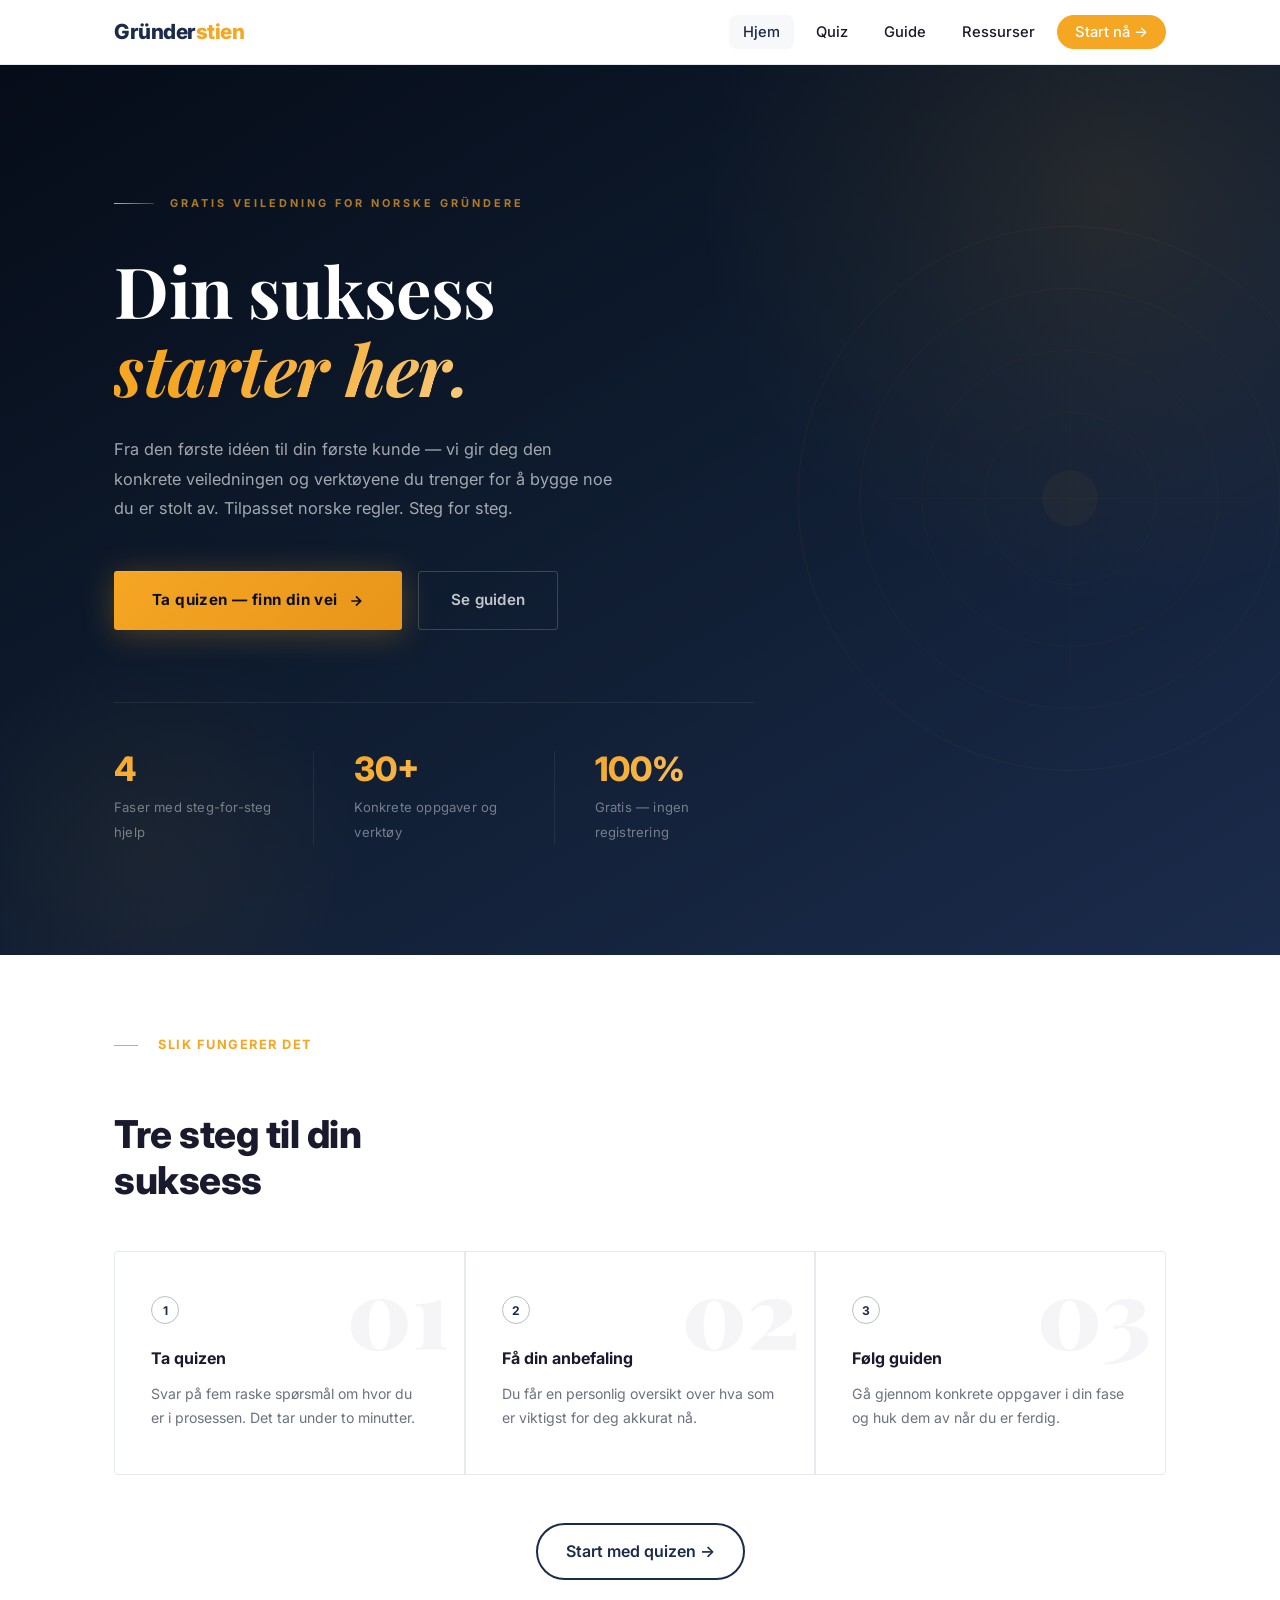
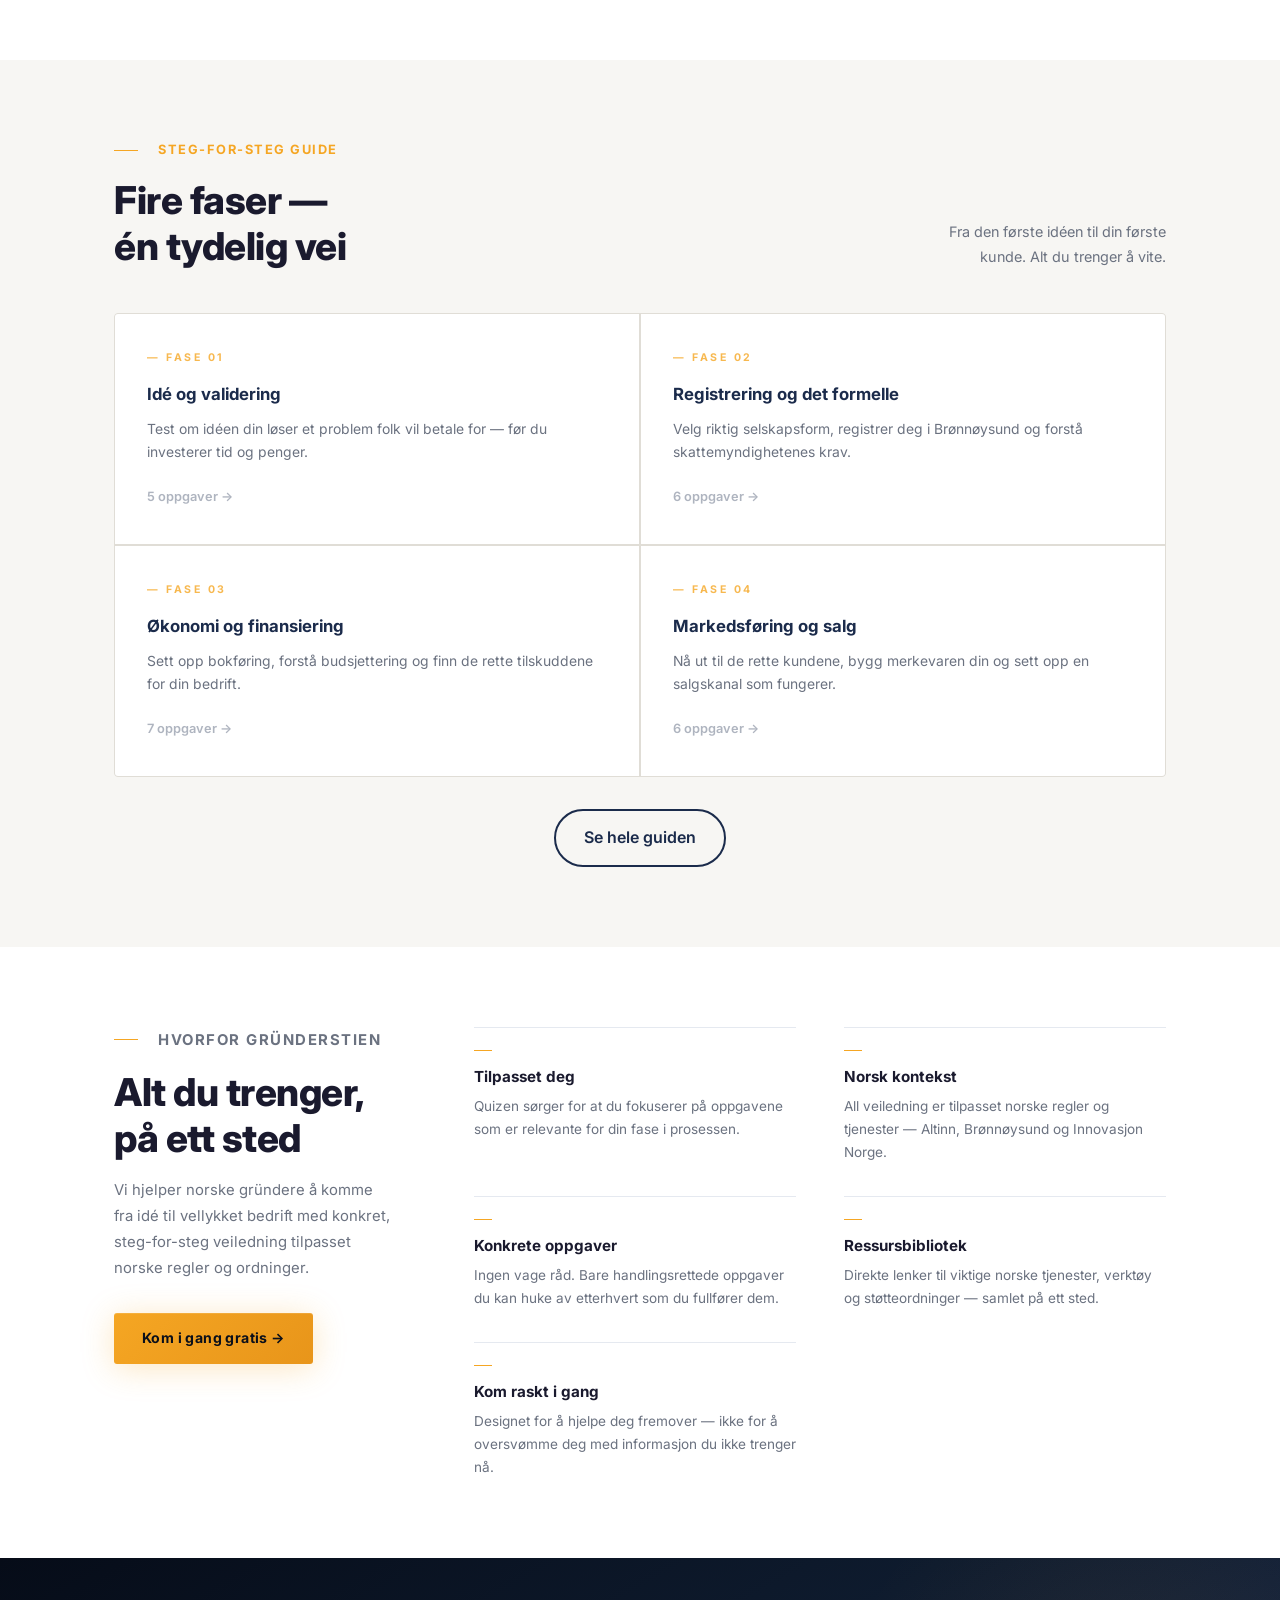
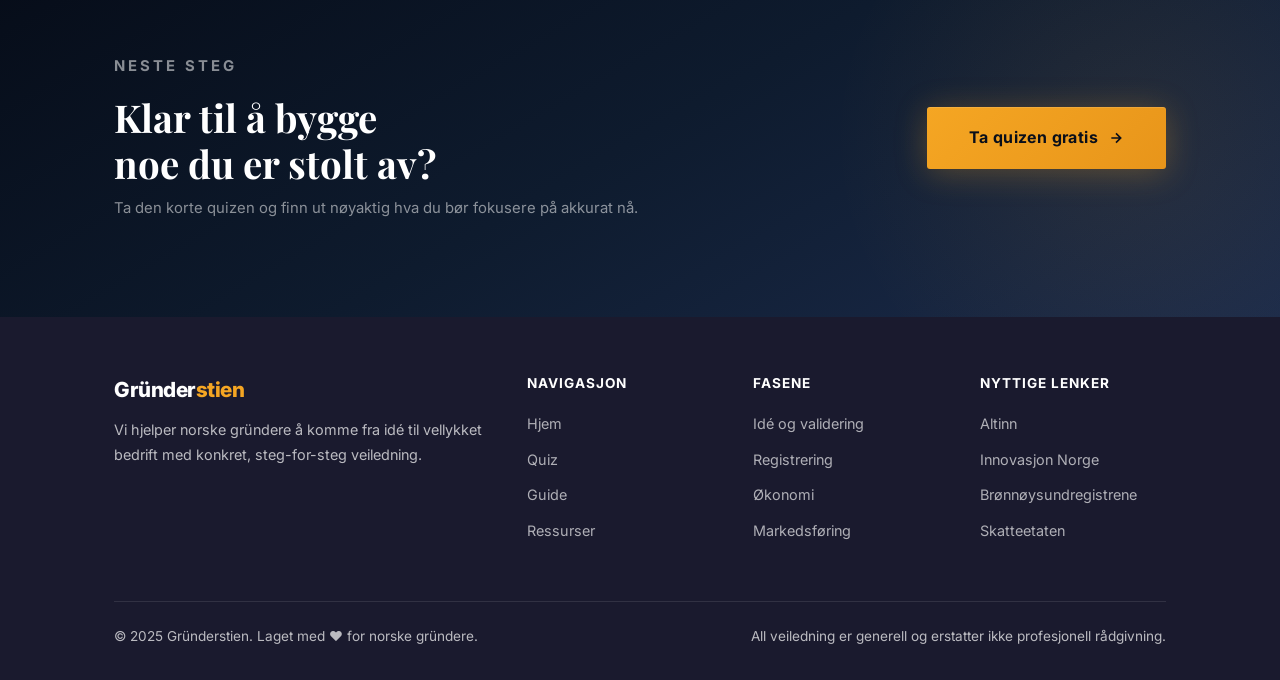
<file: index.html>
<!DOCTYPE html> 
<html lang="no">
<head>
  <meta charset="UTF-8" />
  <meta name="viewport" content="width=device-width, initial-scale=1.0" />
  <title>Gründerstien – Fra idé til vellykket bedrift</title>
  <meta name="description" content="Norges enkleste veiledning for nye gründere. Finn ut hvor du er i prosessen og få konkret hjelp til neste steg." />
  <link rel="stylesheet" href="style.css" />
  <link rel="preconnect" href="https://fonts.googleapis.com" />
  <link rel="preconnect" href="https://fonts.gstatic.com" crossorigin />
  <link href="https://fonts.googleapis.com/css2?family=Playfair+Display:ital,wght@0,700;1,400;1,700&display=swap" rel="stylesheet" />
  <style>

    /* ── HERO ──────────────────────────────────────── */
    .hero {
      background: linear-gradient(150deg, #060C18 0%, #0E1B2E 45%, #1B2B4B 100%);
      color: #fff;
      padding: 130px 0 110px;
      position: relative;
      overflow: hidden;
    }

    /* Ambient gold glow — upper right */
    .hero::before {
      content: '';
      position: absolute;
      width: 900px;
      height: 900px;
      background: radial-gradient(ellipse at center,
        rgba(245,166,35,.10) 0%,
        rgba(245,166,35,.04) 35%,
        transparent 65%);
      top: -320px;
      right: -280px;
      pointer-events: none;
    }

    /* Subtle warm glow — lower left */
    .hero::after {
      content: '';
      position: absolute;
      width: 500px;
      height: 500px;
      background: radial-gradient(ellipse at center,
        rgba(245,166,35,.05) 0%,
        transparent 60%);
      bottom: -150px;
      left: -100px;
      pointer-events: none;
    }

    /* Decorative concentric rings */
    .hero-rings {
      position: absolute;
      right: -80px;
      top: 50%;
      transform: translateY(-52%);
      width: 580px;
      height: 580px;
      pointer-events: none;
      opacity: .6;
    }
    .hero-rings svg { width: 100%; height: 100%; }

    /* Thin horizontal gold rule */
    .hero-rule {
      display: flex;
      align-items: center;
      gap: 16px;
      margin-bottom: 40px;
    }
    .hero-rule-line {
      width: 40px;
      height: 1px;
      background: linear-gradient(90deg, var(--accent), rgba(245,166,35,.3));
    }
    .hero-rule-text {
      font-size: .68rem;
      font-weight: 700;
      letter-spacing: 3px;
      text-transform: uppercase;
      color: rgba(245,166,35,.7);
    }

    .hero-inner {
      position: relative;
      z-index: 1;
      max-width: 640px;
    }

    .hero h1 {
      font-family: 'Playfair Display', Georgia, serif;
      font-size: clamp(2.6rem, 5.5vw, 4.4rem);
      font-weight: 700;
      line-height: 1.1;
      letter-spacing: -.5px;
      color: #fff;
      margin-bottom: 28px;
    }
    .hero h1 em {
      font-style: italic;
      background: linear-gradient(135deg, #F5A623 30%, #f7cc80 100%);
      -webkit-background-clip: text;
      -webkit-text-fill-color: transparent;
      background-clip: text;
    }

    .hero-desc {
      font-size: 1.02rem;
      color: rgba(255,255,255,.62);
      line-height: 1.8;
      margin-bottom: 48px;
      max-width: 500px;
      font-weight: 400;
    }

    .hero-actions { display: flex; gap: 16px; align-items: center; flex-wrap: wrap; }

    /* Premium CTA button */
    .btn-gold {
      display: inline-flex;
      align-items: center;
      gap: 10px;
      padding: 17px 38px;
      background: linear-gradient(135deg, #F5A623 0%, #e8951a 100%);
      color: #0A0F1A;
      font-size: .95rem;
      font-weight: 700;
      letter-spacing: .4px;
      border-radius: 3px;
      border: none;
      cursor: pointer;
      text-decoration: none;
      transition: all .25s cubic-bezier(.4,0,.2,1);
      box-shadow: 0 4px 32px rgba(245,166,35,.28), 0 1px 0 rgba(255,255,255,.12) inset;
    }
    .btn-gold:hover {
      transform: translateY(-2px);
      box-shadow: 0 8px 40px rgba(245,166,35,.4), 0 1px 0 rgba(255,255,255,.12) inset;
      color: #0A0F1A;
      background: linear-gradient(135deg, #f7b43a 0%, #F5A623 100%);
    }
    .btn-ghost-white {
      display: inline-flex;
      align-items: center;
      gap: 10px;
      padding: 16px 32px;
      background: transparent;
      color: rgba(255,255,255,.75);
      font-size: .95rem;
      font-weight: 600;
      letter-spacing: .3px;
      border-radius: 3px;
      border: 1px solid rgba(255,255,255,.18);
      cursor: pointer;
      text-decoration: none;
      transition: all .25s cubic-bezier(.4,0,.2,1);
    }
    .btn-ghost-white:hover {
      border-color: rgba(245,166,35,.5);
      color: var(--accent);
      background: rgba(245,166,35,.05);
    }

    /* Stats row */
    .hero-stats {
      display: flex;
      gap: 0;
      margin-top: 72px;
      padding-top: 48px;
      border-top: 1px solid rgba(255,255,255,.07);
    }
    .hero-stat {
      flex: 1;
      padding-right: 40px;
      border-right: 1px solid rgba(255,255,255,.07);
    }
    .hero-stat:last-child { border-right: none; padding-right: 0; padding-left: 40px; }
    .hero-stat:not(:first-child):not(:last-child) { padding-left: 40px; }
    .hero-stat strong {
      display: block;
      font-size: 2.1rem;
      font-weight: 800;
      background: linear-gradient(135deg, #F5A623, #f7cc80);
      -webkit-background-clip: text;
      -webkit-text-fill-color: transparent;
      background-clip: text;
      line-height: 1.1;
      margin-bottom: 6px;
    }
    .hero-stat span { font-size: .82rem; color: rgba(255,255,255,.42); letter-spacing: .2px; }

    /* ── DIVIDER SECTION INTRO ─────────────────────── */
    .section-intro {
      display: flex;
      align-items: center;
      gap: 20px;
      margin-bottom: 56px;
    }
    .section-intro-line {
      width: 24px;
      height: 1px;
      background: var(--accent);
      flex-shrink: 0;
    }

    /* ── HOW IT WORKS ──────────────────────────────── */
    .steps-row {
      display: grid;
      grid-template-columns: repeat(3, 1fr);
      gap: 2px;
      background: var(--border);
      border: 1px solid var(--border);
      border-radius: 4px;
      overflow: hidden;
    }
    .step-cell {
      background: #fff;
      padding: 44px 36px;
      position: relative;
      overflow: hidden;
    }
    .step-bg-num {
      position: absolute;
      right: 14px;
      top: 10px;
      font-size: 6rem;
      font-weight: 900;
      line-height: 1;
      color: var(--primary);
      opacity: .04;
      user-select: none;
      pointer-events: none;
      font-family: 'Playfair Display', Georgia, serif;
    }
    .step-index {
      width: 28px;
      height: 28px;
      border: 1px solid rgba(27,43,75,.3);
      border-radius: 50%;
      display: flex;
      align-items: center;
      justify-content: center;
      font-size: .75rem;
      font-weight: 700;
      color: var(--primary);
      margin-bottom: 22px;
    }
    .step-cell h3 { font-size: 1rem; font-weight: 700; margin-bottom: 10px; color: var(--text); }
    .step-cell p { font-size: .88rem; color: var(--text-muted); line-height: 1.7; }

    /* ── PHASES PREVIEW ────────────────────────────── */
    .phases-preview { background: #F7F6F3; }
    .phases-header {
      display: grid;
      grid-template-columns: 1fr 1fr;
      gap: 48px;
      align-items: end;
      margin-bottom: 44px;
    }
    .phases-header-right {
      text-align: right;
      font-size: .9rem;
      color: var(--text-muted);
      line-height: 1.7;
    }
    .phase-cards {
      display: grid;
      grid-template-columns: repeat(2, 1fr);
      gap: 2px;
      background: #e0ddd6;
      border: 1px solid #e0ddd6;
      border-radius: 4px;
      overflow: hidden;
    }
    .phase-card {
      background: #fff;
      padding: 36px 32px;
      transition: all var(--transition);
      text-decoration: none;
      color: inherit;
      display: block;
      position: relative;
      overflow: hidden;
    }
    .phase-card::before {
      content: '';
      position: absolute;
      left: 0; top: 0; bottom: 0;
      width: 2px;
      background: var(--accent);
      transform: scaleY(0);
      transform-origin: bottom;
      transition: transform .3s cubic-bezier(.4,0,.2,1);
    }
    .phase-card:hover { background: #FAFAF8; color: inherit; }
    .phase-card:hover::before { transform: scaleY(1); }
    .phase-num-label {
      font-size: .66rem;
      font-weight: 700;
      letter-spacing: 2.5px;
      text-transform: uppercase;
      color: rgba(245,166,35,.8);
      margin-bottom: 14px;
    }
    .phase-card h3 { font-size: 1.05rem; font-weight: 700; margin-bottom: 10px; color: var(--primary); }
    .phase-card p { font-size: .87rem; color: var(--text-muted); line-height: 1.68; margin-bottom: 18px; }
    .phase-arrow {
      font-size: .8rem;
      font-weight: 600;
      color: var(--primary);
      opacity: .35;
      transition: opacity var(--transition);
    }
    .phase-card:hover .phase-arrow { opacity: .85; }

    /* ── FEATURES ──────────────────────────────────── */
    .features-wrap {
      display: grid;
      grid-template-columns: 280px 1fr;
      gap: 80px;
      align-items: start;
    }
    .features-intro .section-title { margin-bottom: 16px; }
    .features-intro p { font-size: .93rem; color: var(--text-muted); line-height: 1.75; margin-bottom: 32px; }
    .features-grid {
      display: grid;
      grid-template-columns: repeat(2, 1fr);
      gap: 32px 48px;
    }
    .feature-item { border-top: 1px solid var(--border); padding-top: 22px; }
    .feature-accent-line {
      width: 18px;
      height: 1px;
      background: var(--accent);
      margin-bottom: 14px;
    }
    .feature-item h3 { font-size: .95rem; font-weight: 700; margin-bottom: 6px; color: var(--text); }
    .feature-item p { font-size: .85rem; color: var(--text-muted); line-height: 1.68; }

    /* ── CTA STRIP ─────────────────────────────────── */
    .cta-strip {
      background: linear-gradient(150deg, #060C18 0%, #0E1B2E 50%, #1B2B4B 100%);
      color: #fff;
      padding: 96px 0;
      position: relative;
      overflow: hidden;
    }
    .cta-strip::before {
      content: '';
      position: absolute;
      width: 700px;
      height: 700px;
      background: radial-gradient(ellipse at center,
        rgba(245,166,35,.08) 0%,
        transparent 60%);
      top: 50%;
      right: -200px;
      transform: translateY(-50%);
      pointer-events: none;
    }
    .cta-strip-inner {
      position: relative;
      z-index: 1;
      display: grid;
      grid-template-columns: 1fr auto;
      align-items: center;
      gap: 56px;
    }
    .cta-label {
      font-size: .66rem;
      font-weight: 700;
      letter-spacing: 3px;
      text-transform: uppercase;
      color: rgba(245,166,35,.6);
      margin-bottom: 14px;
    }
    .cta-strip h2 {
      font-family: 'Playfair Display', Georgia, serif;
      font-size: clamp(1.6rem, 3.5vw, 2.4rem);
      font-weight: 700;
      margin-bottom: 10px;
      line-height: 1.2;
    }
    .cta-strip p { font-size: .93rem; color: rgba(255,255,255,.52); line-height: 1.7; }

    /* ── RESPONSIVE ────────────────────────────────── */
    @media (max-width: 900px) {
      .hero-rings { display: none; }
      .steps-row { grid-template-columns: 1fr; gap: 1px; }
      .phases-header { grid-template-columns: 1fr; }
      .phases-header-right { text-align: left; }
      .features-wrap { grid-template-columns: 1fr; gap: 40px; }
      .cta-strip-inner { grid-template-columns: 1fr; gap: 32px; }
    }
    @media (max-width: 700px) {
      .hero { padding: 90px 0 72px; }
      .hero-stat { padding: 0 20px; }
      .hero-stat:first-child { padding-left: 0; }
      .hero-stats { gap: 0; margin-top: 48px; padding-top: 36px; }
      .phase-cards { grid-template-columns: 1fr; }
      .features-grid { grid-template-columns: 1fr; }
    }
  </style>
</head>
<body>

<!-- NAV -->
<nav>
  <div class="container nav-inner">
    <a href="index.html" class="nav-logo">Gründer<span>stien</span></a>
    <ul class="nav-links" id="navLinks">
      <li><a href="index.html" class="active">Hjem</a></li>
      <li><a href="quiz.html">Quiz</a></li>
      <li><a href="guide.html">Guide</a></li>
      <li><a href="ressurser.html">Ressurser</a></li>
      <li><a href="quiz.html" class="nav-cta">Start nå →</a></li>
    </ul>
    <button class="hamburger" onclick="document.getElementById('navLinks').classList.toggle('open')" aria-label="Meny">
      <span></span><span></span><span></span>
    </button>
  </div>
</nav>

<!-- HERO -->
<section class="hero">

  <!-- Decorative rings -->
  <div class="hero-rings" aria-hidden="true">
    <svg viewBox="0 0 580 580" fill="none" xmlns="http://www.w3.org/2000/svg">
      <circle cx="290" cy="290" r="272" stroke="rgba(245,166,35,0.09)" stroke-width="1"/>
      <circle cx="290" cy="290" r="210" stroke="rgba(245,166,35,0.07)" stroke-width="1"/>
      <circle cx="290" cy="290" r="148" stroke="rgba(245,166,35,0.06)" stroke-width="1"/>
      <circle cx="290" cy="290" r="86" stroke="rgba(245,166,35,0.06)" stroke-width="1"/>
      <circle cx="290" cy="290" r="28" fill="rgba(245,166,35,0.07)"/>
      <!-- Subtle diagonal cross-lines through center -->
      <line x1="110" y1="290" x2="470" y2="290" stroke="rgba(245,166,35,0.04)" stroke-width="1"/>
      <line x1="290" y1="110" x2="290" y2="470" stroke="rgba(245,166,35,0.04)" stroke-width="1"/>
    </svg>
  </div>

  <div class="container">
    <div class="hero-inner">

      <div class="hero-rule">
        <div class="hero-rule-line"></div>
        <span class="hero-rule-text">Gratis veiledning for norske gründere</span>
      </div>

      <h1>
        Din suksess<br>
        <em>starter her.</em>
      </h1>

      <p class="hero-desc">
        Fra den første idéen til din første kunde — vi gir deg den konkrete
        veiledningen og verktøyene du trenger for å bygge noe du er stolt av.
        Tilpasset norske regler. Steg for steg.
      </p>

      <div class="hero-actions">
        <a href="quiz.html" class="btn-gold">
          Ta quizen — finn din vei
          <svg width="16" height="16" fill="none" stroke="currentColor" stroke-width="2.5" viewBox="0 0 24 24"><path d="M5 12h14M12 5l7 7-7 7"/></svg>
        </a>
        <a href="guide.html" class="btn-ghost-white">Se guiden</a>
      </div>

      <div class="hero-stats">
        <div class="hero-stat">
          <strong>4</strong>
          <span>Faser med steg-for-steg hjelp</span>
        </div>
        <div class="hero-stat">
          <strong>30+</strong>
          <span>Konkrete oppgaver og verktøy</span>
        </div>
        <div class="hero-stat">
          <strong>100%</strong>
          <span>Gratis — ingen registrering</span>
        </div>
      </div>

    </div>
  </div>
</section>

<!-- HOW IT WORKS -->
<section>
  <div class="container">
    <div class="section-intro">
      <div class="section-intro-line"></div>
      <p class="section-label" style="margin:0">Slik fungerer det</p>
    </div>
    <h2 class="section-title" style="margin-bottom:48px;max-width:400px">Tre steg til din suksess</h2>
    <div class="steps-row">
      <div class="step-cell">
        <div class="step-bg-num">01</div>
        <div class="step-index">1</div>
        <h3>Ta quizen</h3>
        <p>Svar på fem raske spørsmål om hvor du er i prosessen. Det tar under to minutter.</p>
      </div>
      <div class="step-cell">
        <div class="step-bg-num">02</div>
        <div class="step-index">2</div>
        <h3>Få din anbefaling</h3>
        <p>Du får en personlig oversikt over hva som er viktigst for deg akkurat nå.</p>
      </div>
      <div class="step-cell">
        <div class="step-bg-num">03</div>
        <div class="step-index">3</div>
        <h3>Følg guiden</h3>
        <p>Gå gjennom konkrete oppgaver i din fase og huk dem av når du er ferdig.</p>
      </div>
    </div>
    <div class="text-center mt-48">
      <a href="quiz.html" class="btn btn-secondary">Start med quizen →</a>
    </div>
  </div>
</section>

<!-- PHASES PREVIEW -->
<section class="phases-preview">
  <div class="container">
    <div class="phases-header">
      <div>
        <div class="section-intro" style="margin-bottom:16px">
          <div class="section-intro-line"></div>
          <p class="section-label" style="margin:0">Steg-for-steg guide</p>
        </div>
        <h2 class="section-title" style="margin-bottom:0">Fire faser —<br>én tydelig vei</h2>
      </div>
      <div class="phases-header-right">
        Fra den første idéen til din første<br>
        kunde. Alt du trenger å vite.
      </div>
    </div>
    <div class="phase-cards">

      <a href="guide.html#fase-1" class="phase-card">
        <div class="phase-num-label">— Fase 01</div>
        <h3>Idé og validering</h3>
        <p>Test om idéen din løser et problem folk vil betale for — før du investerer tid og penger.</p>
        <span class="phase-arrow">5 oppgaver →</span>
      </a>

      <a href="guide.html#fase-2" class="phase-card">
        <div class="phase-num-label">— Fase 02</div>
        <h3>Registrering og det formelle</h3>
        <p>Velg riktig selskapsform, registrer deg i Brønnøysund og forstå skattemyndighetenes krav.</p>
        <span class="phase-arrow">6 oppgaver →</span>
      </a>

      <a href="guide.html#fase-3" class="phase-card">
        <div class="phase-num-label">— Fase 03</div>
        <h3>Økonomi og finansiering</h3>
        <p>Sett opp bokføring, forstå budsjettering og finn de rette tilskuddene for din bedrift.</p>
        <span class="phase-arrow">7 oppgaver →</span>
      </a>

      <a href="guide.html#fase-4" class="phase-card">
        <div class="phase-num-label">— Fase 04</div>
        <h3>Markedsføring og salg</h3>
        <p>Nå ut til de rette kundene, bygg merkevaren din og sett opp en salgskanal som fungerer.</p>
        <span class="phase-arrow">6 oppgaver →</span>
      </a>

    </div>
    <div class="text-center mt-32">
      <a href="guide.html" class="btn btn-secondary">Se hele guiden</a>
    </div>
  </div>
</section>

<!-- FEATURE HIGHLIGHTS -->
<section>
  <div class="container">
    <div class="features-wrap">
      <div class="features-intro">
        <div class="section-intro" style="margin-bottom:16px">
          <div class="section-intro-line"></div>
          <p class="section-label" style="margin:0">Hvorfor Gründerstien</p>
        </div>
        <h2 class="section-title">Alt du trenger, på ett sted</h2>
        <p>Vi hjelper norske gründere å komme fra idé til vellykket bedrift med konkret, steg-for-steg veiledning tilpasset norske regler og ordninger.</p>
        <a href="quiz.html" class="btn-gold" style="font-size:.88rem;padding:14px 28px">Kom i gang gratis →</a>
      </div>
      <div class="features-grid">
        <div class="feature-item">
          <div class="feature-accent-line"></div>
          <h3>Tilpasset deg</h3>
          <p>Quizen sørger for at du fokuserer på oppgavene som er relevante for din fase i prosessen.</p>
        </div>
        <div class="feature-item">
          <div class="feature-accent-line"></div>
          <h3>Norsk kontekst</h3>
          <p>All veiledning er tilpasset norske regler og tjenester — Altinn, Brønnøysund og Innovasjon Norge.</p>
        </div>
        <div class="feature-item">
          <div class="feature-accent-line"></div>
          <h3>Konkrete oppgaver</h3>
          <p>Ingen vage råd. Bare handlingsrettede oppgaver du kan huke av etterhvert som du fullfører dem.</p>
        </div>
        <div class="feature-item">
          <div class="feature-accent-line"></div>
          <h3>Ressursbibliotek</h3>
          <p>Direkte lenker til viktige norske tjenester, verktøy og støtteordninger — samlet på ett sted.</p>
        </div>
<div class="feature-item">
          <div class="feature-accent-line"></div>
          <h3>Kom raskt i gang</h3>
          <p>Designet for å hjelpe deg fremover — ikke for å oversvømme deg med informasjon du ikke trenger nå.</p>
        </div>
      </div>
    </div>
  </div>
</section>

<!-- CTA STRIP -->
<section class="cta-strip">
  <div class="container">
    <div class="cta-strip-inner">
      <div>
        <p class="cta-label">Neste steg</p>
        <h2>Klar til å bygge<br>noe du er stolt av?</h2>
        <p>Ta den korte quizen og finn ut nøyaktig hva du bør fokusere på akkurat nå.</p>
      </div>
      <a href="quiz.html" class="btn-gold" style="padding:18px 42px;font-size:1rem;">
        Ta quizen gratis
        <svg width="16" height="16" fill="none" stroke="currentColor" stroke-width="2.5" viewBox="0 0 24 24"><path d="M5 12h14M12 5l7 7-7 7"/></svg>
      </a>
    </div>
  </div>
</section>

<!-- FOOTER -->
<footer>
  <div class="container">
    <div class="footer-grid">
      <div class="footer-brand">
        <div class="nav-logo">Gründer<span style="color:var(--accent)">stien</span></div>
        <p>Vi hjelper norske gründere å komme fra idé til vellykket bedrift med konkret, steg-for-steg veiledning.</p>
      </div>
      <div class="footer-col">
        <h4>Navigasjon</h4>
        <ul>
          <li><a href="index.html">Hjem</a></li>
          <li><a href="quiz.html">Quiz</a></li>
          <li><a href="guide.html">Guide</a></li>
          <li><a href="ressurser.html">Ressurser</a></li>
        </ul>
      </div>
      <div class="footer-col">
        <h4>Fasene</h4>
        <ul>
          <li><a href="guide.html#fase-1">Idé og validering</a></li>
          <li><a href="guide.html#fase-2">Registrering</a></li>
          <li><a href="guide.html#fase-3">Økonomi</a></li>
          <li><a href="guide.html#fase-4">Markedsføring</a></li>
        </ul>
      </div>
      <div class="footer-col">
        <h4>Nyttige lenker</h4>
        <ul>
          <li><a href="https://www.altinn.no" target="_blank" rel="noopener">Altinn</a></li>
          <li><a href="https://www.innovasjonnorge.no" target="_blank" rel="noopener">Innovasjon Norge</a></li>
          <li><a href="https://www.brreg.no" target="_blank" rel="noopener">Brønnøysundregistrene</a></li>
          <li><a href="https://www.skatteetaten.no" target="_blank" rel="noopener">Skatteetaten</a></li>
        </ul>
      </div>
    </div>
    <div class="footer-bottom">
      <span>© 2025 Gründerstien. Laget med ❤️ for norske gründere.</span>
      <span>All veiledning er generell og erstatter ikke profesjonell rådgivning.</span>
    </div>
  </div>
</footer>

</body>
</html>
</file>
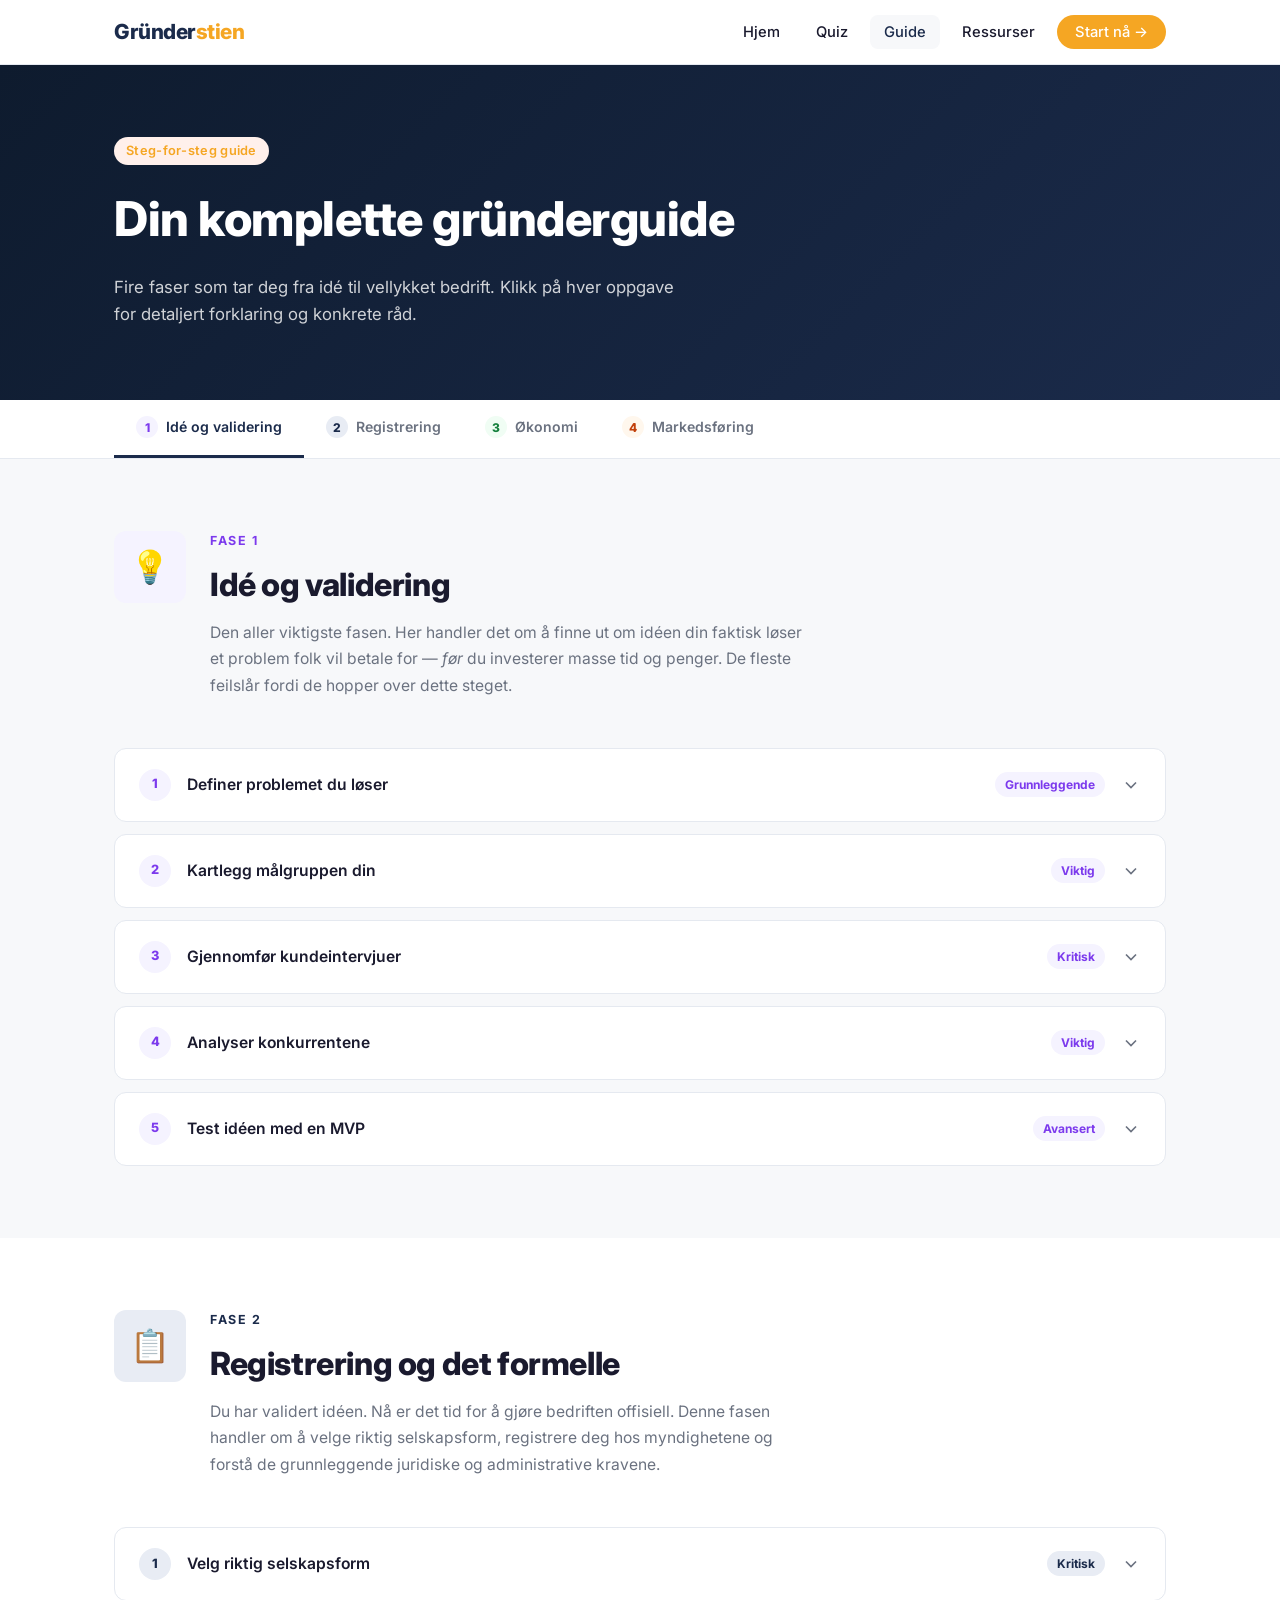
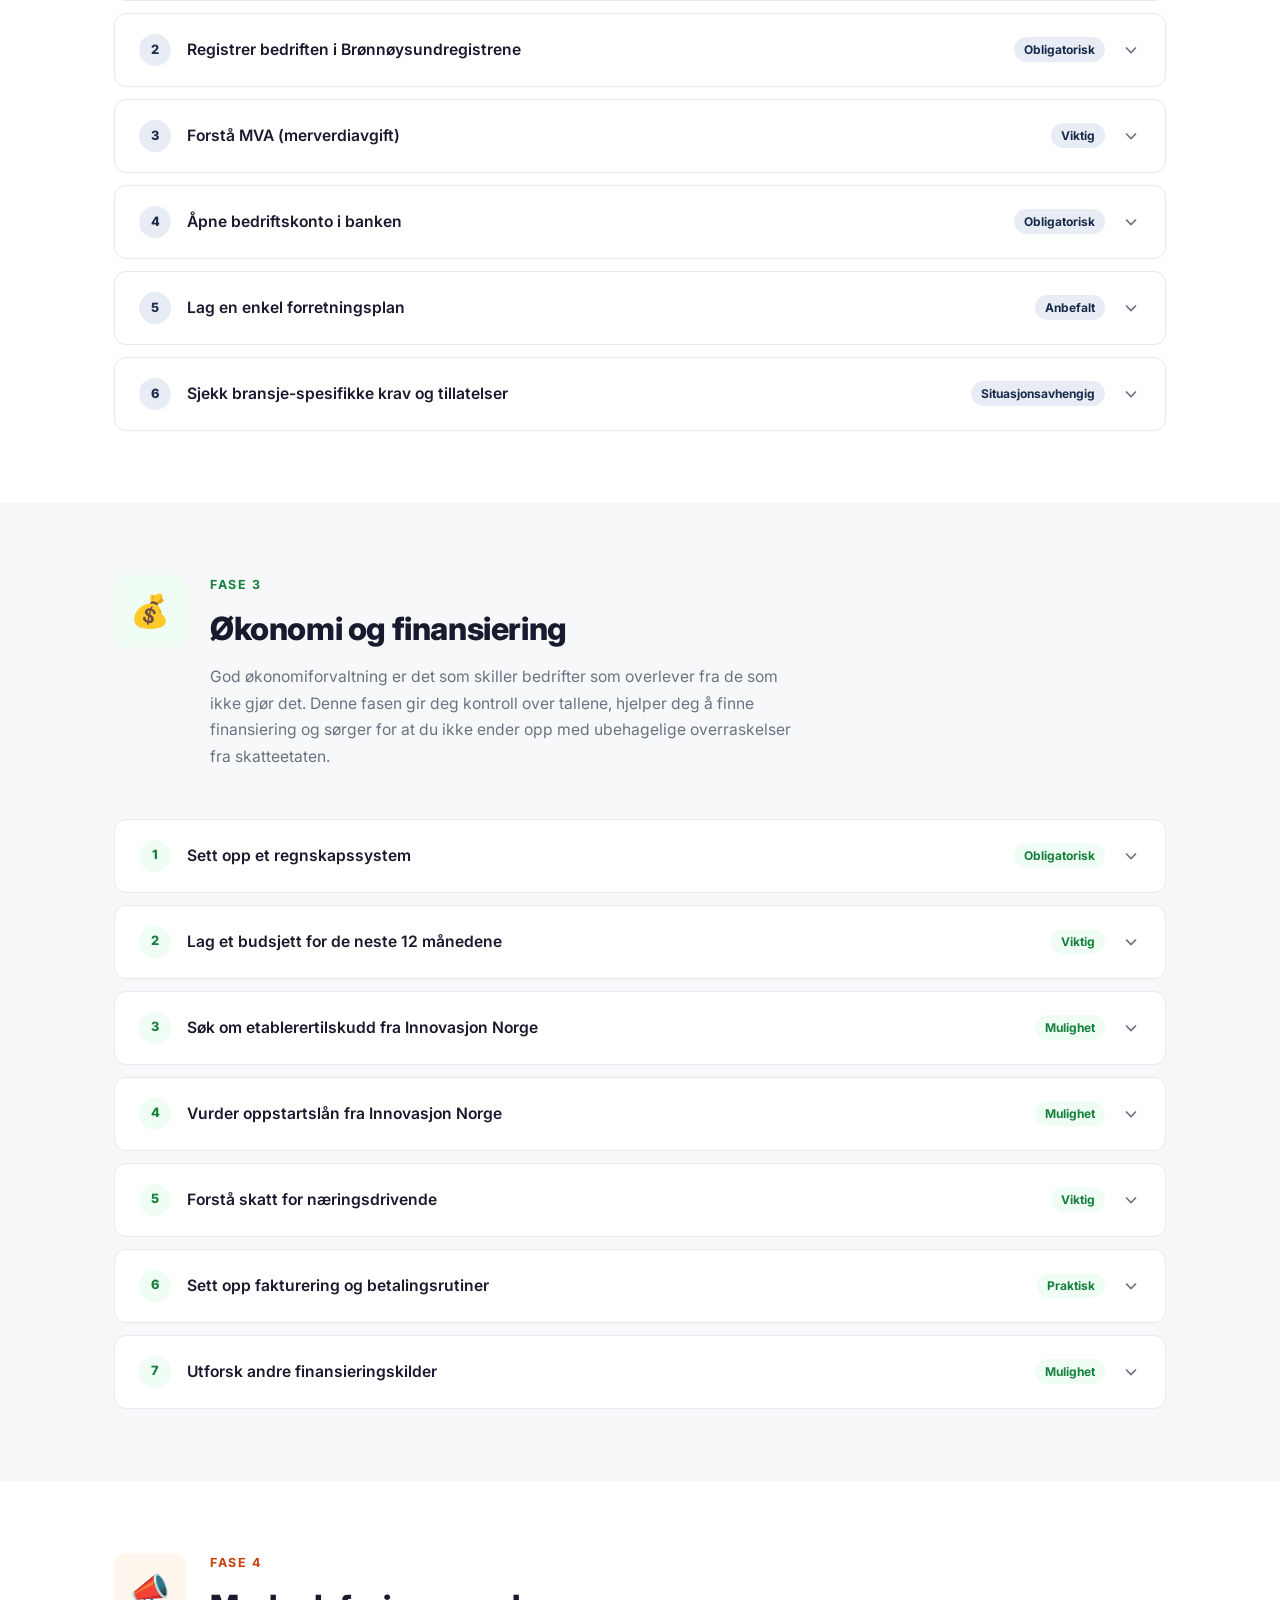
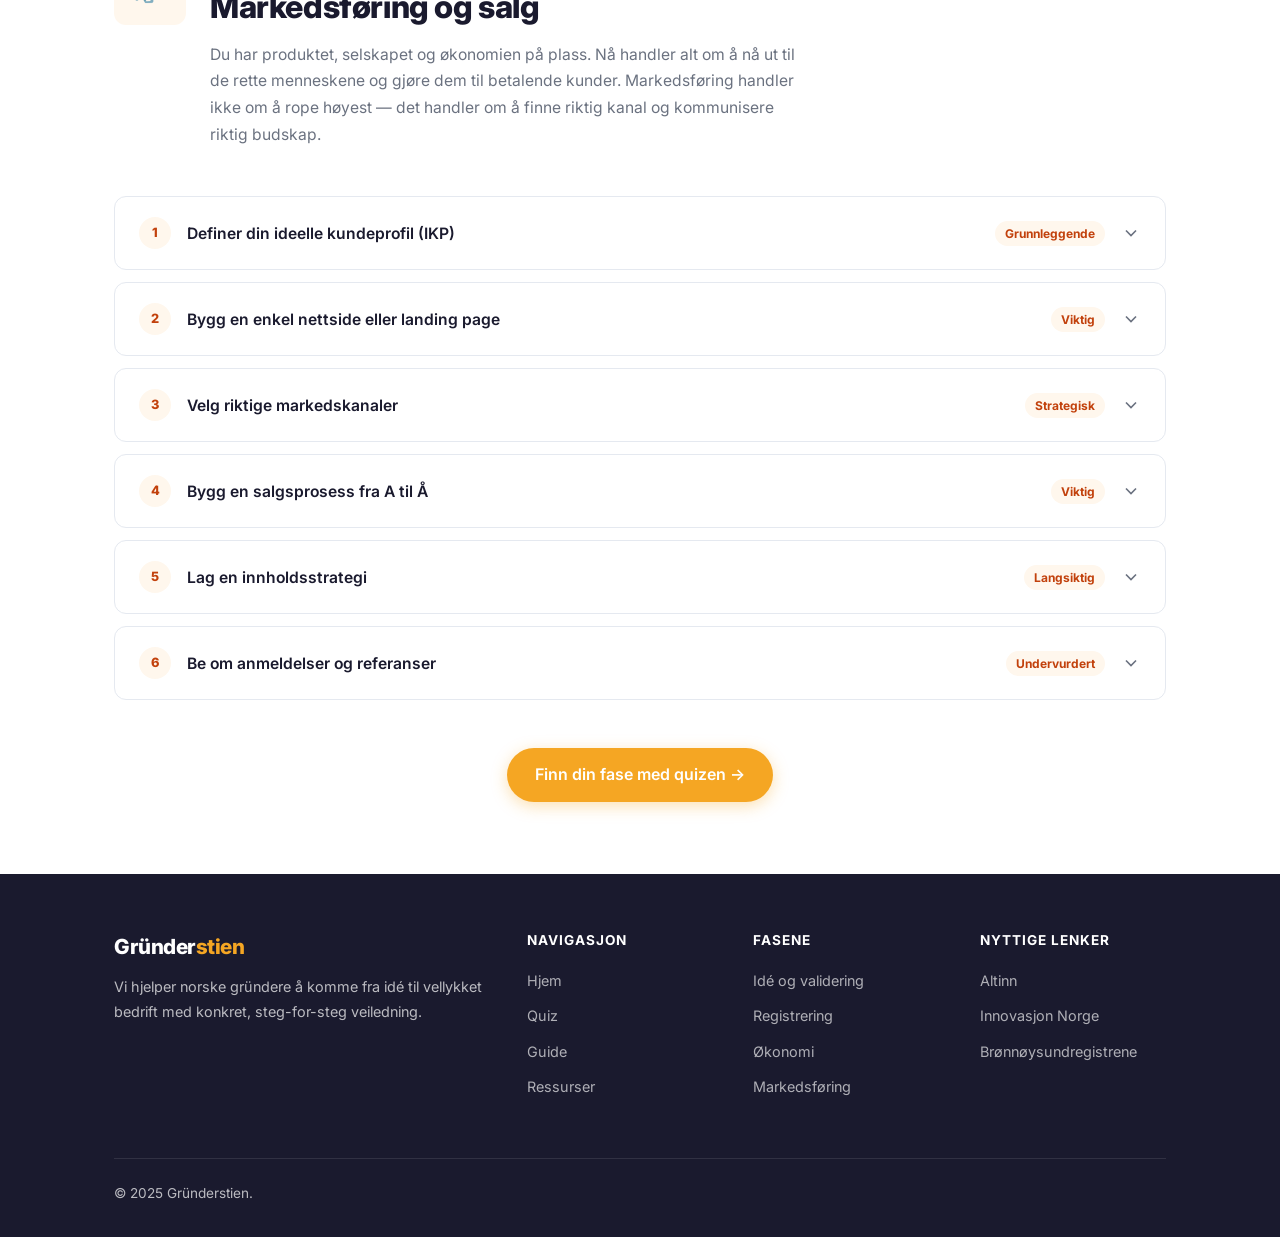
<file: guide.html>
<!DOCTYPE html>
<html lang="no">
<head>
  <meta charset="UTF-8" />
  <meta name="viewport" content="width=device-width, initial-scale=1.0" />
  <title>Steg-for-steg guide | Gründerstien</title>
  <meta name="description" content="Den komplette guiden fra idé til vellykket bedrift. Fire faser med konkrete oppgaver og forklaringer." />
  <link rel="stylesheet" href="style.css" />
  <style>
    .guide-hero {
      background: linear-gradient(135deg, #0e1b2e 0%, #1B2B4B 100%);
      color: #fff;
      padding: 72px 0;
    }
    .guide-hero h1 { font-size: clamp(2rem, 5vw, 3rem); font-weight: 800; margin-bottom: 16px; letter-spacing: -.5px; }
    .guide-hero p { font-size: 1.05rem; color: rgba(255,255,255,.8); max-width: 560px; }

    /* PHASE NAV */
    .phase-nav {
      background: var(--bg);
      border-bottom: 1px solid var(--border);
      position: sticky;
      top: 64px;
      z-index: 90;
    }
    .phase-nav-inner {
      display: flex;
      gap: 0;
      overflow-x: auto;
      scrollbar-width: none;
    }
    .phase-nav-inner::-webkit-scrollbar { display: none; }
    .phase-tab {
      display: flex;
      align-items: center;
      gap: 8px;
      padding: 16px 22px;
      font-size: .88rem;
      font-weight: 600;
      color: var(--text-muted);
      cursor: pointer;
      border-bottom: 3px solid transparent;
      white-space: nowrap;
      transition: all var(--transition);
      text-decoration: none;
    }
    .phase-tab:hover { color: var(--text); background: var(--bg-soft); }
    .phase-tab.active { color: var(--primary); border-bottom-color: var(--primary); }
    .phase-tab .tab-num {
      width: 22px; height: 22px;
      border-radius: 50%;
      display: flex; align-items: center; justify-content: center;
      font-size: .75rem; font-weight: 800;
      flex-shrink: 0;
    }

    /* PHASE SECTION */
    .phase-section {
      padding: 72px 0;
      scroll-margin-top: 120px;
    }
    .phase-section:nth-child(even) { background: var(--bg-soft); }

    .phase-header {
      display: flex;
      align-items: flex-start;
      gap: 24px;
      margin-bottom: 48px;
    }
    .phase-header-icon {
      width: 72px;
      height: 72px;
      border-radius: var(--radius);
      display: flex;
      align-items: center;
      justify-content: center;
      font-size: 2rem;
      flex-shrink: 0;
    }
    .phase-header-content {}
    .phase-label {
      font-size: .78rem;
      font-weight: 700;
      letter-spacing: 1.5px;
      text-transform: uppercase;
      margin-bottom: 8px;
    }
    .phase-header h2 {
      font-size: clamp(1.5rem, 3vw, 2rem);
      font-weight: 800;
      letter-spacing: -.4px;
      margin-bottom: 10px;
    }
    .phase-header p { font-size: .98rem; color: var(--text-muted); line-height: 1.7; max-width: 600px; }

    /* TASK ACCORDION */
    .tasks-list { display: flex; flex-direction: column; gap: 12px; }

    .task-item {
      background: #fff;
      border: 1.5px solid var(--border);
      border-radius: var(--radius);
      overflow: hidden;
      transition: border-color var(--transition);
    }
    .task-item.open { border-color: var(--phase-color); }
    .task-item:hover { border-color: var(--phase-color); }

    .task-header {
      display: flex;
      align-items: center;
      gap: 16px;
      padding: 20px 24px;
      cursor: pointer;
      user-select: none;
    }
    .task-num {
      width: 32px; height: 32px;
      border-radius: 50%;
      display: flex; align-items: center; justify-content: center;
      font-size: .8rem;
      font-weight: 800;
      flex-shrink: 0;
    }
    .task-title { flex: 1; font-weight: 600; font-size: .98rem; }
    .task-badge {
      font-size: .75rem;
      font-weight: 700;
      padding: 3px 10px;
      border-radius: 999px;
    }
    .task-chevron {
      width: 20px; height: 20px;
      flex-shrink: 0;
      transition: transform var(--transition);
      color: var(--text-muted);
    }
    .task-item.open .task-chevron { transform: rotate(180deg); }

    .task-body {
      display: none;
      padding: 0 24px 24px;
      border-top: 1px solid var(--border);
    }
    .task-item.open .task-body { display: block; }

    .task-body p { font-size: .93rem; color: var(--text-muted); line-height: 1.75; margin-bottom: 16px; }
    .task-body p:last-child { margin-bottom: 0; }

    .task-tip {
      background: var(--bg-soft);
      border-left: 3px solid var(--phase-color);
      padding: 12px 16px;
      border-radius: 0 var(--radius-sm) var(--radius-sm) 0;
      font-size: .88rem;
      color: var(--text);
      margin-top: 16px;
    }
    .task-tip strong { color: var(--phase-color); }

    .task-links { display: flex; flex-wrap: wrap; gap: 8px; margin-top: 16px; }
    .task-link {
      display: inline-flex;
      align-items: center;
      gap: 6px;
      padding: 6px 14px;
      border-radius: var(--radius-sm);
      font-size: .82rem;
      font-weight: 600;
      background: var(--bg-soft);
      color: var(--primary);
      border: 1px solid var(--border);
      transition: all var(--transition);
      text-decoration: none;
    }
    .task-link:hover { background: var(--primary); color: #fff; border-color: var(--primary); }

    .checklist { list-style: none; margin: 12px 0; }
    .checklist li {
      display: flex;
      align-items: flex-start;
      gap: 10px;
      padding: 6px 0;
      font-size: .92rem;
      border-bottom: 1px solid var(--border);
    }
    .checklist li:last-child { border-bottom: none; }
    .checklist li::before {
      content: '→';
      color: var(--phase-color);
      font-weight: 700;
      flex-shrink: 0;
      margin-top: 1px;
    }

    /* PHASE SUMMARY BOX */
    .phase-summary {
      border-radius: var(--radius);
      padding: 28px;
      margin-bottom: 40px;
      border: 1px solid;
    }
    .phase-summary h4 { font-size: .95rem; font-weight: 700; margin-bottom: 12px; }
    .phase-summary p { font-size: .88rem; color: var(--text-muted); line-height: 1.65; }

    /* CHECKLIST DONE */
    .checkbox-wrapper { display: flex; align-items: center; gap: 10px; cursor: pointer; }
    .custom-checkbox {
      width: 20px; height: 20px;
      border-radius: 6px;
      border: 2px solid var(--border);
      flex-shrink: 0;
      transition: all var(--transition);
      display: flex; align-items: center; justify-content: center;
    }
    .checkbox-wrapper input { display: none; }
    .checkbox-wrapper input:checked + .custom-checkbox {
      background: var(--success);
      border-color: var(--success);
    }
    .checkbox-wrapper input:checked + .custom-checkbox::after {
      content: '✓';
      color: #fff;
      font-size: .72rem;
      font-weight: 800;
    }
    .checkbox-wrapper span { font-size: .9rem; }
    .checkbox-wrapper input:checked ~ span { text-decoration: line-through; color: var(--text-muted); }

    @media (max-width: 700px) {
      .phase-header { flex-direction: column; gap: 16px; }
      .phase-header-icon { width: 56px; height: 56px; font-size: 1.5rem; }
    }
  </style>
</head>
<body>

<nav>
  <div class="container nav-inner">
    <a href="index.html" class="nav-logo">Gründer<span>stien</span></a>
    <ul class="nav-links" id="navLinks">
      <li><a href="index.html">Hjem</a></li>
      <li><a href="quiz.html">Quiz</a></li>
      <li><a href="guide.html" class="active">Guide</a></li>
      <li><a href="ressurser.html">Ressurser</a></li>
      <li><a href="quiz.html" class="nav-cta">Start nå →</a></li>
    </ul>
    <button class="hamburger" onclick="document.getElementById('navLinks').classList.toggle('open')" aria-label="Meny">
      <span></span><span></span><span></span>
    </button>
  </div>
</nav>

<section class="guide-hero">
  <div class="container">
    <div class="badge badge-orange mb-16">Steg-for-steg guide</div>
    <h1>Din komplette gründerguide</h1>
    <p>Fire faser som tar deg fra idé til vellykket bedrift. Klikk på hver oppgave for detaljert forklaring og konkrete råd.</p>
  </div>
</section>

<!-- PHASE NAV -->
<nav class="phase-nav">
  <div class="container phase-nav-inner">
    <a href="#fase-1" class="phase-tab active" onclick="setActiveTab(this)">
      <span class="tab-num" style="background:#f5f3ff;color:#7c3aed;">1</span>
      Idé og validering
    </a>
    <a href="#fase-2" class="phase-tab" onclick="setActiveTab(this)">
      <span class="tab-num" style="background:#e8ecf4;color:#1B2B4B;">2</span>
      Registrering
    </a>
    <a href="#fase-3" class="phase-tab" onclick="setActiveTab(this)">
      <span class="tab-num" style="background:#f0fdf4;color:#15803d;">3</span>
      Økonomi
    </a>
    <a href="#fase-4" class="phase-tab" onclick="setActiveTab(this)">
      <span class="tab-num" style="background:#fff7ed;color:#c2410c;">4</span>
      Markedsføring
    </a>
  </div>
</nav>

<!-- ======================== FASE 1 ======================== -->
<section class="phase-section phase-1" id="fase-1">
  <div class="container">
    <div class="phase-header">
      <div class="phase-header-icon" style="background:#f5f3ff;">💡</div>
      <div class="phase-header-content">
        <div class="phase-label" style="color:#7c3aed;">Fase 1</div>
        <h2>Idé og validering</h2>
        <p>Den aller viktigste fasen. Her handler det om å finne ut om idéen din faktisk løser et problem folk vil betale for — <em>før</em> du investerer masse tid og penger. De fleste feilslår fordi de hopper over dette steget.</p>
      </div>
    </div>

    <div class="tasks-list">

      <div class="task-item" style="--phase-color:#7c3aed">
        <div class="task-header" onclick="toggleTask(this)">
          <div class="task-num" style="background:#f5f3ff;color:#7c3aed;">1</div>
          <div class="task-title">Definer problemet du løser</div>
          <span class="task-badge" style="background:#f5f3ff;color:#7c3aed;">Grunnleggende</span>
          <svg class="task-chevron" fill="none" stroke="currentColor" stroke-width="2" viewBox="0 0 24 24"><path d="M6 9l6 6 6-6"/></svg>
        </div>
        <div class="task-body">
          <p>Mange gründere er forelsket i løsningen sin, ikke problemet. Det er en farlig felle. Start alltid med problemet: Hvem har det? Hvor vondt gjør det? Hva bruker folk i dag for å løse det?</p>
          <p>Skriv ned én setning som beskriver problemet: <em>"[Målgruppen] sliter med [problem] fordi [årsak], og dette koster dem [konsekvens]."</em></p>
          <div class="task-tip"><strong>Tips:</strong> Hvis du ikke kan forklare problemet på én setning uten å nevne produktet ditt, er du ikke klar ennå.</div>
          <ul class="checklist">
            <li>Skriv problemsetningen</li>
            <li>Identifiser hvem som har problemet verst</li>
            <li>Finn ut hva de bruker i dag som alternativ</li>
            <li>Estimer hva problemet koster dem (penger eller tid)</li>
          </ul>
        </div>
      </div>

      <div class="task-item" style="--phase-color:#7c3aed">
        <div class="task-header" onclick="toggleTask(this)">
          <div class="task-num" style="background:#f5f3ff;color:#7c3aed;">2</div>
          <div class="task-title">Kartlegg målgruppen din</div>
          <span class="task-badge" style="background:#f5f3ff;color:#7c3aed;">Viktig</span>
          <svg class="task-chevron" fill="none" stroke="currentColor" stroke-width="2" viewBox="0 0 24 24"><path d="M6 9l6 6 6-6"/></svg>
        </div>
        <div class="task-body">
          <p>«Alle» er ikke en målgruppe. Jo smalere du definerer hvem du retter deg mot, jo lettere er det å nå dem, forstå dem og selge til dem.</p>
          <p>Lag en enkel kundeprofil: Alder, yrke, interesser, typiske utfordringer og hva de bruker penger på. Gi personen et navn og et bilde — det hjelper deg å holde dem i tankene.</p>
          <div class="task-tip"><strong>Eksempel:</strong> Ikke "small bedrifter", men "regnskapsbyråer med 5–20 ansatte som bruker mye tid på manuell fakturering".</div>
          <ul class="checklist">
            <li>Lag 1–2 detaljerte kundeprofiler</li>
            <li>Finn steder der målgruppen samles (forum, LinkedIn, bransjeorganisasjoner)</li>
            <li>Identifiser hvem som bestemmer og hvem som betaler</li>
          </ul>
        </div>
      </div>

      <div class="task-item" style="--phase-color:#7c3aed">
        <div class="task-header" onclick="toggleTask(this)">
          <div class="task-num" style="background:#f5f3ff;color:#7c3aed;">3</div>
          <div class="task-title">Gjennomfør kundeintervjuer</div>
          <span class="task-badge" style="background:#f5f3ff;color:#7c3aed;">Kritisk</span>
          <svg class="task-chevron" fill="none" stroke="currentColor" stroke-width="2" viewBox="0 0 24 24"><path d="M6 9l6 6 6-6"/></svg>
        </div>
        <div class="task-body">
          <p>Det eneste som virkelig teller er å snakke med ekte potensielle kunder. Ikke spør familie og venner — de er for snille. Finn folk i målgruppen og book 20–30 minutters samtaler.</p>
          <p><strong>Gode spørsmål å stille:</strong></p>
          <ul class="checklist">
            <li>«Fortell meg om sist gang du møtte dette problemet»</li>
            <li>«Hva gjør du i dag for å løse det?»</li>
            <li>«Hva er det verste med dagens løsning?»</li>
            <li>«Hva ville den perfekte løsningen se ut som?»</li>
            <li>«Hva ville du betalt for det?»</li>
          </ul>
          <div class="task-tip"><strong>Viktig:</strong> Lytt mer enn du snakker. Presenter IKKE løsningen din i intervjuet — du vil avdekke sannheten, ikke validere egen idé.</div>
          <div class="task-links">
            <a href="https://www.linkedin.com" target="_blank" rel="noopener" class="task-link">🔗 Finn intervjupersoner på LinkedIn</a>
          </div>
        </div>
      </div>

      <div class="task-item" style="--phase-color:#7c3aed">
        <div class="task-header" onclick="toggleTask(this)">
          <div class="task-num" style="background:#f5f3ff;color:#7c3aed;">4</div>
          <div class="task-title">Analyser konkurrentene</div>
          <span class="task-badge" style="background:#f5f3ff;color:#7c3aed;">Viktig</span>
          <svg class="task-chevron" fill="none" stroke="currentColor" stroke-width="2" viewBox="0 0 24 24"><path d="M6 9l6 6 6-6"/></svg>
        </div>
        <div class="task-body">
          <p>Konkurrenter er ikke bare fiendens — de er bevis på at det finnes et marked. Studer dem nøye: Hva er de gode på? Hva klager kundene på? Hvor er det åpninger?</p>
          <p>Se på anmeldelser på Trustpilot, Google og bransjesider. Les kommentarfelt og diskusjoner der målgruppen din er aktiv.</p>
          <ul class="checklist">
            <li>Identifiser de 3–5 viktigste konkurrentene</li>
            <li>Les kundeanmeldelsene deres — spesielt de negative</li>
            <li>Finn ut hva du kan gjøre bedre enn dem</li>
            <li>Definer din unike fordel (USP)</li>
          </ul>
        </div>
      </div>

      <div class="task-item" style="--phase-color:#7c3aed">
        <div class="task-header" onclick="toggleTask(this)">
          <div class="task-num" style="background:#f5f3ff;color:#7c3aed;">5</div>
          <div class="task-title">Test idéen med en MVP</div>
          <span class="task-badge" style="background:#f5f3ff;color:#7c3aed;">Avansert</span>
          <svg class="task-chevron" fill="none" stroke="currentColor" stroke-width="2" viewBox="0 0 24 24"><path d="M6 9l6 6 6-6"/></svg>
        </div>
        <div class="task-body">
          <p>MVP (Minimum Viable Product) er den enkleste versjonen av produktet ditt som kan teste den viktigste hypotesen. Det trenger ikke å være teknisk — det kan være en enkel landing page, en manuell demo, eller et tilbud du sender ut på e-post.</p>
          <p><strong>Hva som teller som validering:</strong></p>
          <ul class="checklist">
            <li>Noen legger inn e-postadressen sin for å høre mer</li>
            <li>Noen forhåndsbetaler eller signerer en intensjonsavtale</li>
            <li>Du får 3–5 betalende kunder fra et manuelt tilbud</li>
          </ul>
          <div class="task-tip"><strong>Huskeregel:</strong> Hvis ingen vil betale for å løse problemet — selv ikke med rabatt — er problemet kanskje ikke stort nok.</div>
        </div>
      </div>

    </div>
  </div>
</section>

<!-- ======================== FASE 2 ======================== -->
<section class="phase-section phase-2" id="fase-2">
  <div class="container">
    <div class="phase-header">
      <div class="phase-header-icon" style="background:#e8ecf4;">📋</div>
      <div class="phase-header-content">
        <div class="phase-label" style="color:#1B2B4B;">Fase 2</div>
        <h2>Registrering og det formelle</h2>
        <p>Du har validert idéen. Nå er det tid for å gjøre bedriften offisiell. Denne fasen handler om å velge riktig selskapsform, registrere deg hos myndighetene og forstå de grunnleggende juridiske og administrative kravene.</p>
      </div>
    </div>

    <div class="tasks-list">

      <div class="task-item" style="--phase-color:#1B2B4B">
        <div class="task-header" onclick="toggleTask(this)">
          <div class="task-num" style="background:#e8ecf4;color:#1B2B4B;">1</div>
          <div class="task-title">Velg riktig selskapsform</div>
          <span class="task-badge" style="background:#e8ecf4;color:#1B2B4B;">Kritisk</span>
          <svg class="task-chevron" fill="none" stroke="currentColor" stroke-width="2" viewBox="0 0 24 24"><path d="M6 9l6 6 6-6"/></svg>
        </div>
        <div class="task-body">
          <p>De to vanligste formene i Norge er <strong>ENK (Enkeltpersonforetak)</strong> og <strong>AS (Aksjeselskap)</strong>. Valget påvirker skatt, ansvar og administrasjon.</p>
          <p><strong>ENK passer hvis:</strong> Du er alene, har lav risiko, tjener under ca. 500 000 kr/år, og vil ha minimal administrasjon. Du er personlig ansvarlig for gjeld.</p>
          <p><strong>AS passer hvis:</strong> Du har investorer, medgründere, høy risiko, ønsker å skille privat og bedriftsøkonomi, eller planlegger å ansette folk. Krever minst 30 000 kr i aksjekapital.</p>
          <div class="task-tip"><strong>Tips:</strong> Usikker? Start gjerne med ENK og konverter til AS når du vokser. Prosessen er enkel via Altinn.</div>
          <div class="task-links">
            <a href="https://www.altinn.no/starte-og-drive/starte/valg-av-selskapsform/" target="_blank" rel="noopener" class="task-link">🔗 Altinn: Velg selskapsform</a>
          </div>
        </div>
      </div>

      <div class="task-item" style="--phase-color:#1B2B4B">
        <div class="task-header" onclick="toggleTask(this)">
          <div class="task-num" style="background:#e8ecf4;color:#1B2B4B;">2</div>
          <div class="task-title">Registrer bedriften i Brønnøysundregistrene</div>
          <span class="task-badge" style="background:#e8ecf4;color:#1B2B4B;">Obligatorisk</span>
          <svg class="task-chevron" fill="none" stroke="currentColor" stroke-width="2" viewBox="0 0 24 24"><path d="M6 9l6 6 6-6"/></svg>
        </div>
        <div class="task-body">
          <p>Alle bedrifter i Norge må registreres i Enhetsregisteret. ENK registreres gratis via Altinn. AS koster ca. 5 500 kr å registrere (eller 2 784 kr digitalt via Altinn).</p>
          <p>Etter registrering får du et organisasjonsnummer (9 siffer) som brukes i all kommunikasjon med myndigheter, banker og kunder.</p>
          <ul class="checklist">
            <li>Logg inn på Altinn med BankID</li>
            <li>Velg "Registrere ny virksomhet"</li>
            <li>Velg riktig næringskode (NACE-kode) for din bransje</li>
            <li>Fyll inn nødvendig informasjon og send inn</li>
            <li>Vent på organisasjonsnummeret (vanligvis 1–5 dager for ENK)</li>
          </ul>
          <div class="task-links">
            <a href="https://www.altinn.no" target="_blank" rel="noopener" class="task-link">🔗 Altinn.no</a>
            <a href="https://www.brreg.no" target="_blank" rel="noopener" class="task-link">🔗 Brønnøysundregistrene</a>
          </div>
        </div>
      </div>

      <div class="task-item" style="--phase-color:#1B2B4B">
        <div class="task-header" onclick="toggleTask(this)">
          <div class="task-num" style="background:#e8ecf4;color:#1B2B4B;">3</div>
          <div class="task-title">Forstå MVA (merverdiavgift)</div>
          <span class="task-badge" style="background:#e8ecf4;color:#1B2B4B;">Viktig</span>
          <svg class="task-chevron" fill="none" stroke="currentColor" stroke-width="2" viewBox="0 0 24 24"><path d="M6 9l6 6 6-6"/></svg>
        </div>
        <div class="task-body">
          <p>Du er pliktig til å registrere deg for MVA når omsetningen overstiger <strong>50 000 kr</strong> i løpet av 12 måneder. Frivillig registrering kan gjøres tidligere.</p>
          <p>Når du er MVA-registrert, legger du 25% MVA på fakturaene dine (15% for mat, 12% for persontransport/overnatting). Du kan trekke fra MVA du betaler på innkjøp.</p>
          <div class="task-tip"><strong>Praktisk:</strong> Registrer deg for MVA via Altinn. Du må levere MVA-melding 6 ganger i året (annenhver måned).</div>
          <div class="task-links">
            <a href="https://www.skatteetaten.no/bedrift-og-organisasjon/merverdiavgift/" target="_blank" rel="noopener" class="task-link">🔗 Skatteetaten: MVA</a>
          </div>
        </div>
      </div>

      <div class="task-item" style="--phase-color:#1B2B4B">
        <div class="task-header" onclick="toggleTask(this)">
          <div class="task-num" style="background:#e8ecf4;color:#1B2B4B;">4</div>
          <div class="task-title">Åpne bedriftskonto i banken</div>
          <span class="task-badge" style="background:#e8ecf4;color:#1B2B4B;">Obligatorisk</span>
          <svg class="task-chevron" fill="none" stroke="currentColor" stroke-width="2" viewBox="0 0 24 24"><path d="M6 9l6 6 6-6"/></svg>
        </div>
        <div class="task-body">
          <p>Det er ikke lovpålagt for ENK, men det anbefales sterkt å holde privatøkonomi og bedriftsøkonomi adskilt. For AS er det obligatorisk.</p>
          <p>Sammenlign tilbud fra DNB, Nordea, Sparebank og nyere aktører som Stacc og Fiken Bank. Se på månedspris, kortgebyr og integrasjoner med regnskapssystem.</p>
          <ul class="checklist">
            <li>Ta med organisasjonsnummer og gyldig legitimasjon</li>
            <li>Spør om bedriftskort og nettbank-tilgang</li>
            <li>Undersøk om banken har integrasjon med ditt regnskapssystem</li>
          </ul>
        </div>
      </div>

      <div class="task-item" style="--phase-color:#1B2B4B">
        <div class="task-header" onclick="toggleTask(this)">
          <div class="task-num" style="background:#e8ecf4;color:#1B2B4B;">5</div>
          <div class="task-title">Lag en enkel forretningsplan</div>
          <span class="task-badge" style="background:#e8ecf4;color:#1B2B4B;">Anbefalt</span>
          <svg class="task-chevron" fill="none" stroke="currentColor" stroke-width="2" viewBox="0 0 24 24"><path d="M6 9l6 6 6-6"/></svg>
        </div>
        <div class="task-body">
          <p>En forretningsplan trenger ikke å være 30 sider. Faktisk er en enkel 1–2 siders plan du faktisk bruker, mye bedre enn en detaljert plan du aldri ser på igjen.</p>
          <p><strong>Dekk disse punktene:</strong></p>
          <ul class="checklist">
            <li>Hva er produktet/tjenesten? (1 avsnitt)</li>
            <li>Hvem er kunden og hva er problemet du løser?</li>
            <li>Hvordan tjener du penger? (prismodell)</li>
            <li>Hvem er konkurrentene og hva gjør deg bedre?</li>
            <li>Hva er de tre viktigste målene de neste 12 månedene?</li>
          </ul>
          <div class="task-tip"><strong>Tips:</strong> Innovasjon Norge har gratis maler og veiledning for forretningsplaner.</div>
          <div class="task-links">
            <a href="https://www.innovasjonnorge.no" target="_blank" rel="noopener" class="task-link">🔗 Innovasjon Norge</a>
          </div>
        </div>
      </div>

      <div class="task-item" style="--phase-color:#1B2B4B">
        <div class="task-header" onclick="toggleTask(this)">
          <div class="task-num" style="background:#e8ecf4;color:#1B2B4B;">6</div>
          <div class="task-title">Sjekk bransje-spesifikke krav og tillatelser</div>
          <span class="task-badge" style="background:#e8ecf4;color:#1B2B4B;">Situasjonsavhengig</span>
          <svg class="task-chevron" fill="none" stroke="currentColor" stroke-width="2" viewBox="0 0 24 24"><path d="M6 9l6 6 6-6"/></svg>
        </div>
        <div class="task-body">
          <p>Noen bransjer krever spesielle tillatelser, sertifiseringer eller godkjenninger. Det er viktig å sjekke dette <em>før</em> du starter drift.</p>
          <p><strong>Eksempler:</strong></p>
          <ul class="checklist">
            <li>Mat og drikke: Serveringsbevilling, mattilsynsgodkjenning</li>
            <li>Helse og velferd: Autorisasjon fra Helsedirektoratet</li>
            <li>Bygg og håndverk: Godkjenning som ansvarlig foretak (SAK10)</li>
            <li>Transport: Drosjeløyve eller godkjenning fra Statens vegvesen</li>
            <li>Finans og forsikring: Konsesjon fra Finanstilsynet</li>
          </ul>
          <div class="task-links">
            <a href="https://www.altinn.no/starte-og-drive/starte/tillatelser-og-lisenser/" target="_blank" rel="noopener" class="task-link">🔗 Altinn: Tillatelser</a>
          </div>
        </div>
      </div>

    </div>
  </div>
</section>

<!-- ======================== FASE 3 ======================== -->
<section class="phase-section phase-3" id="fase-3">
  <div class="container">
    <div class="phase-header">
      <div class="phase-header-icon" style="background:#f0fdf4;">💰</div>
      <div class="phase-header-content">
        <div class="phase-label" style="color:#15803d;">Fase 3</div>
        <h2>Økonomi og finansiering</h2>
        <p>God økonomiforvaltning er det som skiller bedrifter som overlever fra de som ikke gjør det. Denne fasen gir deg kontroll over tallene, hjelper deg å finne finansiering og sørger for at du ikke ender opp med ubehagelige overraskelser fra skatteetaten.</p>
      </div>
    </div>

    <div class="tasks-list">

      <div class="task-item" style="--phase-color:#15803d">
        <div class="task-header" onclick="toggleTask(this)">
          <div class="task-num" style="background:#f0fdf4;color:#15803d;">1</div>
          <div class="task-title">Sett opp et regnskapssystem</div>
          <span class="task-badge" style="background:#f0fdf4;color:#15803d;">Obligatorisk</span>
          <svg class="task-chevron" fill="none" stroke="currentColor" stroke-width="2" viewBox="0 0 24 24"><path d="M6 9l6 6 6-6"/></svg>
        </div>
        <div class="task-body">
          <p>Alle næringsdrivende i Norge er lovpålagt å føre regnskap. Det finnes mange gode og rimelige norske regnskapsprogram.</p>
          <p><strong>Populære valg:</strong></p>
          <ul class="checklist">
            <li><strong>Fiken</strong> — Brukervennlig, perfekt for ENK og små AS. Fra 149 kr/mnd.</li>
            <li><strong>Tripletex</strong> — Mer avansert, god for voksende bedrifter.</li>
            <li><strong>Visma eAccounting</strong> — Stor aktør med mange integrasjoner.</li>
            <li><strong>24SevenOffice</strong> — Alt-i-ett for bedrifter som trenger mer.</li>
          </ul>
          <div class="task-tip"><strong>Tips:</strong> Koble regnskapssystemet til banken din for automatisk import av transaksjoner — sparer deg for timer av manuelt arbeid.</div>
          <div class="task-links">
            <a href="https://www.fiken.no" target="_blank" rel="noopener" class="task-link">🔗 Fiken</a>
            <a href="https://www.tripletex.no" target="_blank" rel="noopener" class="task-link">🔗 Tripletex</a>
          </div>
        </div>
      </div>

      <div class="task-item" style="--phase-color:#15803d">
        <div class="task-header" onclick="toggleTask(this)">
          <div class="task-num" style="background:#f0fdf4;color:#15803d;">2</div>
          <div class="task-title">Lag et budsjett for de neste 12 månedene</div>
          <span class="task-badge" style="background:#f0fdf4;color:#15803d;">Viktig</span>
          <svg class="task-chevron" fill="none" stroke="currentColor" stroke-width="2" viewBox="0 0 24 24"><path d="M6 9l6 6 6-6"/></svg>
        </div>
        <div class="task-body">
          <p>Et budsjett er ikke en prognose over hva du tror vil skje — det er et styringsverktøy for å ta bevisste beslutninger om penger. Vær realistisk, ikke optimistisk.</p>
          <p><strong>Et enkelt budsjett inneholder:</strong></p>
          <ul class="checklist">
            <li>Forventede inntekter per måned (konservativt estimat)</li>
            <li>Faste kostnader: leie, programvare, forsikring, lønn</li>
            <li>Variable kostnader: varekjøp, markedsføring, reise</li>
            <li>Break-even-punkt: Når dekker inntektene kostnadene?</li>
            <li>Cash flow: Når har du penger på konto og når har du ikke?</li>
          </ul>
          <div class="task-tip"><strong>Huskeregel:</strong> Estimer inntekter lavere enn du tror og kostnader høyere enn du tror. Virkeligheten er som regel midt imellom.</div>
        </div>
      </div>

      <div class="task-item" style="--phase-color:#15803d">
        <div class="task-header" onclick="toggleTask(this)">
          <div class="task-num" style="background:#f0fdf4;color:#15803d;">3</div>
          <div class="task-title">Søk om etablerertilskudd fra Innovasjon Norge</div>
          <span class="task-badge" style="background:#f0fdf4;color:#15803d;">Mulighet</span>
          <svg class="task-chevron" fill="none" stroke="currentColor" stroke-width="2" viewBox="0 0 24 24"><path d="M6 9l6 6 6-6"/></svg>
        </div>
        <div class="task-body">
          <p>Innovasjon Norge tilbyr etablerertilskudd til nye bedrifter med vekstpotensial. Tilskuddet kan være opptil 750 000 kr, men er typisk lavere for nyetablerere i startfasen.</p>
          <p>Støtten gis i to etapper: Avklaringsfase (opptil 100 000 kr) og gjennomføringsfase. Du trenger en forretningsplan og et budsjett.</p>
          <ul class="checklist">
            <li>Sjekk om bedriften din oppfyller kriteriene (vekst, innovasjon, norsk)</li>
            <li>Ta kontakt med ditt lokale Innovasjon Norge-kontor</li>
            <li>Forbered forretningsplan, budsjett og CV</li>
            <li>Søk gjennom Innovasjon Norges søknadsportal</li>
          </ul>
          <div class="task-links">
            <a href="https://www.innovasjonnorge.no/no/tjenester/starte/etablerertilskudd/" target="_blank" rel="noopener" class="task-link">🔗 Etablerertilskudd</a>
          </div>
        </div>
      </div>

      <div class="task-item" style="--phase-color:#15803d">
        <div class="task-header" onclick="toggleTask(this)">
          <div class="task-num" style="background:#f0fdf4;color:#15803d;">4</div>
          <div class="task-title">Vurder oppstartslån fra Innovasjon Norge</div>
          <span class="task-badge" style="background:#f0fdf4;color:#15803d;">Mulighet</span>
          <svg class="task-chevron" fill="none" stroke="currentColor" stroke-width="2" viewBox="0 0 24 24"><path d="M6 9l6 6 6-6"/></svg>
        </div>
        <div class="task-body">
          <p>Oppstartslånet fra Innovasjon Norge er designet for gründere som ikke får lån i vanlig bank. Renten er gunstig og vilkårene er fleksible.</p>
          <p>Lånet kan brukes til alt fra produktutvikling og markedsføring til utstyr og driftskapital. Maksbeløpet varierer, men er typisk opptil 500 000–2 000 000 kr avhengig av fase.</p>
          <div class="task-tip"><strong>Tips:</strong> Oppstartslån kan kombineres med etablerertilskudd. Søk via Innovasjon Norges lokale kontor.</div>
          <div class="task-links">
            <a href="https://www.innovasjonnorge.no/no/tjenester/finansiering/lan/" target="_blank" rel="noopener" class="task-link">🔗 Oppstartslån</a>
          </div>
        </div>
      </div>

      <div class="task-item" style="--phase-color:#15803d">
        <div class="task-header" onclick="toggleTask(this)">
          <div class="task-num" style="background:#f0fdf4;color:#15803d;">5</div>
          <div class="task-title">Forstå skatt for næringsdrivende</div>
          <span class="task-badge" style="background:#f0fdf4;color:#15803d;">Viktig</span>
          <svg class="task-chevron" fill="none" stroke="currentColor" stroke-width="2" viewBox="0 0 24 24"><path d="M6 9l6 6 6-6"/></svg>
        </div>
        <div class="task-body">
          <p>Som næringsdrivende betaler du skatt av overskuddet i bedriften. Du bør sette av penger løpende slik at du ikke blir tatt på sengen ved skatteoppgjøret.</p>
          <p><strong>Viktige punkter:</strong></p>
          <ul class="checklist">
            <li>ENK: Overskudd beskattes som personinntekt (opp til ca. 47% inkl. trygdeavgift)</li>
            <li>AS: Selskapsskatten er 22%. Utbytte beskattes i tillegg med ca. 37.8%</li>
            <li>Sett av ca. 30–35% av overskuddet til skatt fortløpende</li>
            <li>Lever næringsoppgave ved siden av ordinær skattemelding</li>
            <li>Husk at du kan trekke fra legitimerte forretningskostnader</li>
          </ul>
          <div class="task-links">
            <a href="https://www.skatteetaten.no/bedrift-og-organisasjon/" target="_blank" rel="noopener" class="task-link">🔗 Skatteetaten</a>
          </div>
        </div>
      </div>

      <div class="task-item" style="--phase-color:#15803d">
        <div class="task-header" onclick="toggleTask(this)">
          <div class="task-num" style="background:#f0fdf4;color:#15803d;">6</div>
          <div class="task-title">Sett opp fakturering og betalingsrutiner</div>
          <span class="task-badge" style="background:#f0fdf4;color:#15803d;">Praktisk</span>
          <svg class="task-chevron" fill="none" stroke="currentColor" stroke-width="2" viewBox="0 0 24 24"><path d="M6 9l6 6 6-6"/></svg>
        </div>
        <div class="task-body">
          <p>En faktura skal inneholde spesifikke lovpålagte opplysninger i Norge. Sørg for at du har rutiner for å sende fakturaer raskt og følge opp betalinger.</p>
          <ul class="checklist">
            <li>Fakturaen skal ha: ditt org.nr., kundens info, dato, forfallsdato, beskrivelse, beløp, MVA (hvis registrert)</li>
            <li>Standardbetalingsfrist er 14–30 dager</li>
            <li>Send purring automatisk ved forfall</li>
            <li>Vurder å bruke betalingsplattformer som Vipps Bedrift, Stripe eller Nets</li>
          </ul>
        </div>
      </div>

      <div class="task-item" style="--phase-color:#15803d">
        <div class="task-header" onclick="toggleTask(this)">
          <div class="task-num" style="background:#f0fdf4;color:#15803d;">7</div>
          <div class="task-title">Utforsk andre finansieringskilder</div>
          <span class="task-badge" style="background:#f0fdf4;color:#15803d;">Mulighet</span>
          <svg class="task-chevron" fill="none" stroke="currentColor" stroke-width="2" viewBox="0 0 24 24"><path d="M6 9l6 6 6-6"/></svg>
        </div>
        <div class="task-body">
          <p>I tillegg til Innovasjon Norge finnes det mange andre finansieringskilder for norske gründere.</p>
          <ul class="checklist">
            <li><strong>NAV Tilskudd til etablering:</strong> For dagpengemottakere som vil starte bedrift</li>
            <li><strong>Skattefunn:</strong> Skattefradrag for FoU-prosjekter (fra Skattefunn.no)</li>
            <li><strong>Kommunale næringsfond:</strong> Sjekk din kommunes tilbud</li>
            <li><strong>Fylkeskommunen:</strong> Mange tilbyr egne tilskudd og støtteordninger</li>
            <li><strong>Enova:</strong> Støtte til grønne og energieffektive løsninger</li>
            <li><strong>Business angels / investorer:</strong> For teknologi og skalerbare bedrifter</li>
          </ul>
          <div class="task-links">
            <a href="https://www.skattefunn.no" target="_blank" rel="noopener" class="task-link">🔗 Skattefunn</a>
            <a href="https://www.enova.no" target="_blank" rel="noopener" class="task-link">🔗 Enova</a>
          </div>
        </div>
      </div>

    </div>
  </div>
</section>

<!-- ======================== FASE 4 ======================== -->
<section class="phase-section phase-4" id="fase-4">
  <div class="container">
    <div class="phase-header">
      <div class="phase-header-icon" style="background:#fff7ed;">📣</div>
      <div class="phase-header-content">
        <div class="phase-label" style="color:#c2410c;">Fase 4</div>
        <h2>Markedsføring og salg</h2>
        <p>Du har produktet, selskapet og økonomien på plass. Nå handler alt om å nå ut til de rette menneskene og gjøre dem til betalende kunder. Markedsføring handler ikke om å rope høyest — det handler om å finne riktig kanal og kommunisere riktig budskap.</p>
      </div>
    </div>

    <div class="tasks-list">

      <div class="task-item" style="--phase-color:#c2410c">
        <div class="task-header" onclick="toggleTask(this)">
          <div class="task-num" style="background:#fff7ed;color:#c2410c;">1</div>
          <div class="task-title">Definer din ideelle kundeprofil (IKP)</div>
          <span class="task-badge" style="background:#fff7ed;color:#c2410c;">Grunnleggende</span>
          <svg class="task-chevron" fill="none" stroke="currentColor" stroke-width="2" viewBox="0 0 24 24"><path d="M6 9l6 6 6-6"/></svg>
        </div>
        <div class="task-body">
          <p>Hvem er det som ville fått mest verdi av produktet ditt, ville betalt raskest, og ville anbefalt deg til andre? Det er din ideelle kundeprofil.</p>
          <p>Å definere IKP hjelper deg å prioritere hvem du kontakter, hva du sier og hvilke kanaler du bruker. Alt annet er sløsing med tid og penger.</p>
          <ul class="checklist">
            <li>Beskriv demografien (alder, yrke, geografi)</li>
            <li>Beskriv atferden (hva de leser, følger, deltar på)</li>
            <li>Beskriv smertepunktene (hva holder dem oppe om natten?)</li>
            <li>Beskriv kjøpsatferden (hvem beslutter, hva stopper dem?)</li>
          </ul>
        </div>
      </div>

      <div class="task-item" style="--phase-color:#c2410c">
        <div class="task-header" onclick="toggleTask(this)">
          <div class="task-num" style="background:#fff7ed;color:#c2410c;">2</div>
          <div class="task-title">Bygg en enkel nettside eller landing page</div>
          <span class="task-badge" style="background:#fff7ed;color:#c2410c;">Viktig</span>
          <svg class="task-chevron" fill="none" stroke="currentColor" stroke-width="2" viewBox="0 0 24 24"><path d="M6 9l6 6 6-6"/></svg>
        </div>
        <div class="task-body">
          <p>Du trenger ikke en fancy nettside, men du trenger et sted der potensielle kunder kan sjekke ut bedriften din, forstå hva du tilbyr og komme i kontakt med deg.</p>
          <p><strong>Hva nettsiden din MÅ inneholde:</strong></p>
          <ul class="checklist">
            <li>Tydelig overskrift som forklarer hva du gjør og hvem du gjør det for</li>
            <li>Hva kunden oppnår (ikke bare hva du selger)</li>
            <li>Sosiale bevis: kundeomtaler, antall kunder, resultater</li>
            <li>Enkel kontaktmulighet (kontaktskjema, telefon eller e-post)</li>
            <li>Tydelig CTA (call-to-action) på forsiden</li>
          </ul>
          <div class="task-tip"><strong>Verktøy:</strong> WordPress, Webflow, Squarespace eller Wix er gode valg for de fleste. For nettbutikk: Shopify eller WooCommerce.</div>
        </div>
      </div>

      <div class="task-item" style="--phase-color:#c2410c">
        <div class="task-header" onclick="toggleTask(this)">
          <div class="task-num" style="background:#fff7ed;color:#c2410c;">3</div>
          <div class="task-title">Velg riktige markedskanaler</div>
          <span class="task-badge" style="background:#fff7ed;color:#c2410c;">Strategisk</span>
          <svg class="task-chevron" fill="none" stroke="currentColor" stroke-width="2" viewBox="0 0 24 24"><path d="M6 9l6 6 6-6"/></svg>
        </div>
        <div class="task-body">
          <p>Den vanligste feilen er å spre seg over alle kanaler. Start med én eller to kanaler og bli god der — så ekspanderer du.</p>
          <p><strong>Kanaler og hva de passer for:</strong></p>
          <ul class="checklist">
            <li><strong>LinkedIn:</strong> B2B, tjenestesalg, rekruttering og faglig innhold</li>
            <li><strong>Instagram/TikTok:</strong> Produkter, livsstil, B2C med visuelt innhold</li>
            <li><strong>Google Ads/SEO:</strong> Når kunder aktivt søker etter det du tilbyr</li>
            <li><strong>E-post:</strong> Bygge relasjoner med leads og eksisterende kunder</li>
            <li><strong>Nettverksbygging:</strong> Lokale bedriftsnettverk, bransjeorganisasjoner</li>
            <li><strong>Kald outreach:</strong> Direkte kontakt med potensielle kunder via LinkedIn/e-post</li>
          </ul>
          <div class="task-tip"><strong>Tips:</strong> Finn ut <em>hvor målgruppen din allerede er</em> — og møt dem der, i stedet for å prøve å dra dem til en ny plattform.</div>
        </div>
      </div>

      <div class="task-item" style="--phase-color:#c2410c">
        <div class="task-header" onclick="toggleTask(this)">
          <div class="task-num" style="background:#fff7ed;color:#c2410c;">4</div>
          <div class="task-title">Bygg en salgsprosess fra A til Å</div>
          <span class="task-badge" style="background:#fff7ed;color:#c2410c;">Viktig</span>
          <svg class="task-chevron" fill="none" stroke="currentColor" stroke-width="2" viewBox="0 0 24 24"><path d="M6 9l6 6 6-6"/></svg>
        </div>
        <div class="task-body">
          <p>Salg er ikke magi — det er en prosess du kan lære og forbedre. Definer hvert steg fra en ukjent person til en betalende kunde.</p>
          <p><strong>En enkel salgstrakt:</strong></p>
          <ul class="checklist">
            <li><strong>Oppmerksomhet:</strong> De hører om deg for første gang</li>
            <li><strong>Interesse:</strong> De besøker nettsiden, følger deg på sosiale medier</li>
            <li><strong>Vurdering:</strong> De sammenligner deg med konkurrenter</li>
            <li><strong>Kjøp:</strong> De tar kontakt og kjøper</li>
            <li><strong>Lojalitet:</strong> De kjøper igjen og anbefaler deg videre</li>
          </ul>
          <div class="task-tip"><strong>Praktisk:</strong> Bruk et enkelt CRM-verktøy for å holde styr på leads. HubSpot CRM og Pipedrive er gode valg — begge har gratisnivå.</div>
        </div>
      </div>

      <div class="task-item" style="--phase-color:#c2410c">
        <div class="task-header" onclick="toggleTask(this)">
          <div class="task-num" style="background:#fff7ed;color:#c2410c;">5</div>
          <div class="task-title">Lag en innholdsstrategi</div>
          <span class="task-badge" style="background:#fff7ed;color:#c2410c;">Langsiktig</span>
          <svg class="task-chevron" fill="none" stroke="currentColor" stroke-width="2" viewBox="0 0 24 24"><path d="M6 9l6 6 6-6"/></svg>
        </div>
        <div class="task-body">
          <p>Innholdsmarkedsføring (bloggposter, videoer, innlegg på sosiale medier) bygger tillit og tiltrekker kunder uten at du betaler for hvert klikk. Det er en langsiktig investering.</p>
          <p>Start enkelt: Hva er de fem vanligste spørsmålene kundene dine stiller? Lag ett innlegg per spørsmål. Det er det enkleste innholdet som fungerer best.</p>
          <ul class="checklist">
            <li>Velg én primærkanal (f.eks. LinkedIn eller blog)</li>
            <li>Lag innhold som svarer på ekte spørsmål fra målgruppen</li>
            <li>Post konsistent — én gang i uken er bedre enn ti ganger den første uken og deretter ingenting</li>
            <li>Bruk analyser for å se hva som fungerer</li>
          </ul>
        </div>
      </div>

      <div class="task-item" style="--phase-color:#c2410c">
        <div class="task-header" onclick="toggleTask(this)">
          <div class="task-num" style="background:#fff7ed;color:#c2410c;">6</div>
          <div class="task-title">Be om anmeldelser og referanser</div>
          <span class="task-badge" style="background:#fff7ed;color:#c2410c;">Undervurdert</span>
          <svg class="task-chevron" fill="none" stroke="currentColor" stroke-width="2" viewBox="0 0 24 24"><path d="M6 9l6 6 6-6"/></svg>
        </div>
        <div class="task-body">
          <p>De aller fleste kjøpsavgjørelser påvirkes av hva andre sier. Fornøyde kunder er din beste markedsføring — men de ber sjelden om å gi anmeldelse uten at du spør.</p>
          <p>Sett opp en enkel rutine: Etter at en kunde er fornøyd, send en kort e-post og be om en anmeldelse på Google, Trustpilot eller LinkedIn. Det tar dem 2 minutter, men er gull for deg.</p>
          <ul class="checklist">
            <li>Opprett Google My Business-profil og be om Google-anmeldelser</li>
            <li>Be fornøyde kunder om LinkedIn-anbefalinger</li>
            <li>Samle og vis frem casestudier og suksesshistorier</li>
            <li>Innfør et referanseprogram der kunder får noe for å anbefale deg</li>
          </ul>
        </div>
      </div>

    </div>

    <div class="text-center mt-48">
      <a href="quiz.html" class="btn btn-primary">Finn din fase med quizen →</a>
    </div>
  </div>
</section>

<footer>
  <div class="container">
    <div class="footer-grid">
      <div class="footer-brand">
        <div class="nav-logo">Gründer<span style="color:var(--accent)">stien</span></div>
        <p>Vi hjelper norske gründere å komme fra idé til vellykket bedrift med konkret, steg-for-steg veiledning.</p>
      </div>
      <div class="footer-col">
        <h4>Navigasjon</h4>
        <ul>
          <li><a href="index.html">Hjem</a></li>
          <li><a href="quiz.html">Quiz</a></li>
          <li><a href="guide.html">Guide</a></li>
          <li><a href="ressurser.html">Ressurser</a></li>
        </ul>
      </div>
      <div class="footer-col">
        <h4>Fasene</h4>
        <ul>
          <li><a href="#fase-1">Idé og validering</a></li>
          <li><a href="#fase-2">Registrering</a></li>
          <li><a href="#fase-3">Økonomi</a></li>
          <li><a href="#fase-4">Markedsføring</a></li>
        </ul>
      </div>
      <div class="footer-col">
        <h4>Nyttige lenker</h4>
        <ul>
          <li><a href="https://www.altinn.no" target="_blank" rel="noopener">Altinn</a></li>
          <li><a href="https://www.innovasjonnorge.no" target="_blank" rel="noopener">Innovasjon Norge</a></li>
          <li><a href="https://www.brreg.no" target="_blank" rel="noopener">Brønnøysundregistrene</a></li>
        </ul>
      </div>
    </div>
    <div class="footer-bottom">
      <span>© 2025 Gründerstien.</span>
    </div>
  </div>
</footer>

<script>
  function toggleTask(header) {
    const item = header.parentElement;
    item.classList.toggle('open');
  }

  function setActiveTab(el) {
    document.querySelectorAll('.phase-tab').forEach(t => t.classList.remove('active'));
    el.classList.add('active');
  }

  // Highlight active tab on scroll
  const phases = ['fase-1','fase-2','fase-3','fase-4'];
  const tabs = document.querySelectorAll('.phase-tab');

  const observer = new IntersectionObserver((entries) => {
    entries.forEach(entry => {
      if (entry.isIntersecting) {
        const id = entry.target.id;
        const idx = phases.indexOf(id);
        if (idx >= 0) {
          tabs.forEach(t => t.classList.remove('active'));
          tabs[idx].classList.add('active');
        }
      }
    });
  }, { threshold: 0.3 });

  phases.forEach(id => {
    const el = document.getElementById(id);
    if (el) observer.observe(el);
  });
</script>
</body>
</html>
</file>
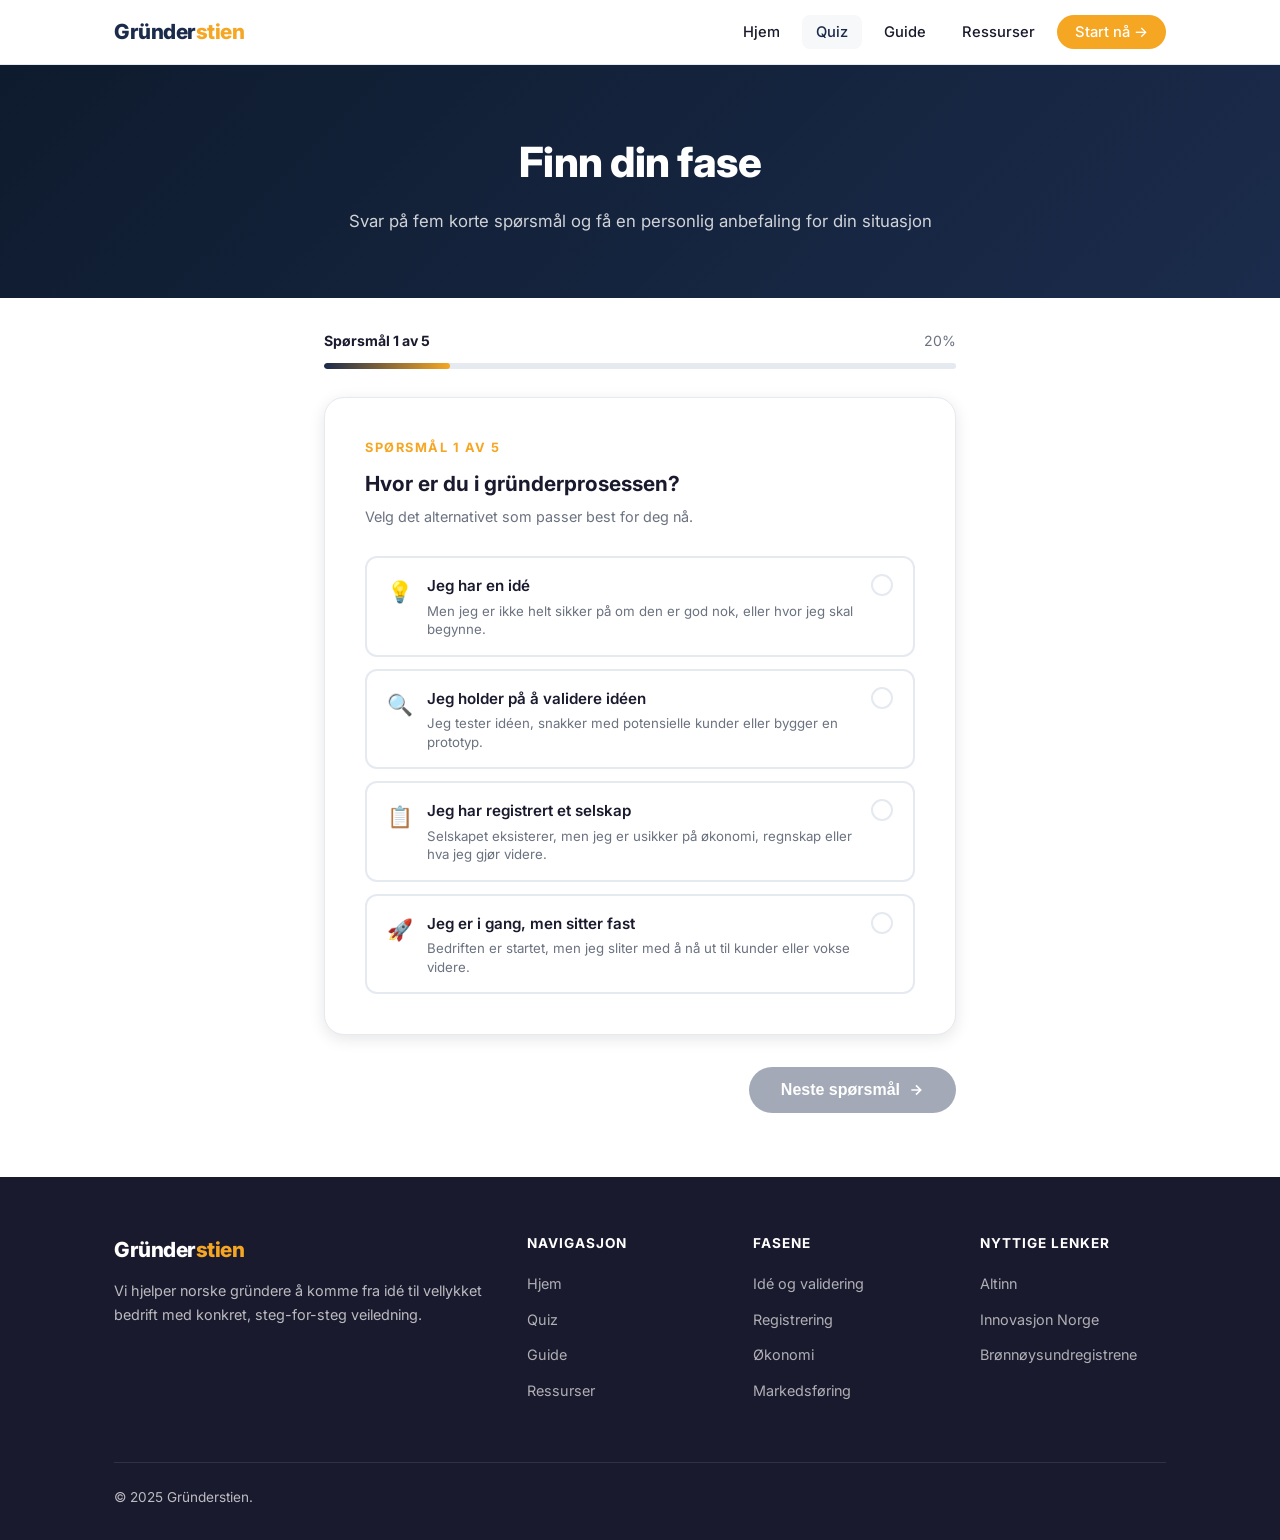
<file: quiz.html>
<!DOCTYPE html>
<html lang="no">
<head>
  <meta charset="UTF-8" />
  <meta name="viewport" content="width=device-width, initial-scale=1.0" />
  <title>Quiz – Finn din fase | Gründerstien</title>
  <meta name="description" content="Svar på fem spørsmål og finn ut nøyaktig hvilken fase du er i og hva du bør fokusere på nå." />
  <link rel="stylesheet" href="style.css" />
  <style>
    .quiz-hero {
      background: linear-gradient(135deg, #0e1b2e 0%, #1B2B4B 100%);
      color: #fff;
      padding: 64px 0;
      text-align: center;
    }
    .quiz-hero h1 { font-size: clamp(1.8rem, 4vw, 2.6rem); font-weight: 800; margin-bottom: 12px; letter-spacing: -.5px; }
    .quiz-hero p { font-size: 1.05rem; color: rgba(255,255,255,.8); }

    .quiz-wrapper {
      max-width: 680px;
      margin: 0 auto;
      padding: 0 24px;
    }

    .quiz-progress {
      padding: 32px 0 0;
    }
    .progress-meta {
      display: flex;
      justify-content: space-between;
      align-items: center;
      margin-bottom: 10px;
      font-size: .88rem;
      color: var(--text-muted);
    }
    .progress-meta strong { color: var(--text); }

    /* QUESTION CARD */
    .question-card {
      background: #fff;
      border: 1px solid var(--border);
      border-radius: var(--radius-lg);
      padding: 40px;
      margin-top: 28px;
      box-shadow: var(--shadow);
      animation: slideIn .35s cubic-bezier(.4,0,.2,1);
    }
    @keyframes slideIn {
      from { opacity: 0; transform: translateY(20px); }
      to   { opacity: 1; transform: translateY(0); }
    }
    .question-num {
      font-size: .8rem;
      font-weight: 700;
      letter-spacing: 1.5px;
      text-transform: uppercase;
      color: var(--accent);
      margin-bottom: 12px;
    }
    .question-text {
      font-size: 1.3rem;
      font-weight: 700;
      margin-bottom: 8px;
      line-height: 1.3;
    }
    .question-hint {
      font-size: .9rem;
      color: var(--text-muted);
      margin-bottom: 28px;
    }

    /* OPTIONS */
    .options { display: flex; flex-direction: column; gap: 12px; }
    .option {
      display: flex;
      align-items: flex-start;
      gap: 14px;
      padding: 16px 20px;
      border: 2px solid var(--border);
      border-radius: var(--radius);
      cursor: pointer;
      transition: all var(--transition);
      background: var(--bg);
    }
    .option:hover {
      border-color: var(--primary);
      background: #f0f6ff;
    }
    .option.selected {
      border-color: var(--primary);
      background: #e8f0fd;
    }
    .option-icon {
      font-size: 1.3rem;
      flex-shrink: 0;
      margin-top: 1px;
    }
    .option-content { flex: 1; }
    .option-label { font-weight: 600; font-size: .95rem; margin-bottom: 3px; }
    .option-desc { font-size: .83rem; color: var(--text-muted); line-height: 1.4; }
    .option-check {
      width: 22px;
      height: 22px;
      border-radius: 50%;
      border: 2px solid var(--border);
      flex-shrink: 0;
      display: flex;
      align-items: center;
      justify-content: center;
      transition: all var(--transition);
    }
    .option.selected .option-check {
      background: var(--primary);
      border-color: var(--primary);
    }
    .option.selected .option-check::after {
      content: '✓';
      color: #fff;
      font-size: .75rem;
      font-weight: 700;
    }

    /* NAV BUTTONS */
    .quiz-nav {
      display: flex;
      justify-content: space-between;
      align-items: center;
      margin-top: 32px;
      padding-bottom: 64px;
    }
    .btn-back {
      background: transparent;
      border: none;
      color: var(--text-muted);
      font-size: .92rem;
      font-weight: 600;
      cursor: pointer;
      display: flex;
      align-items: center;
      gap: 6px;
      padding: 8px 0;
      transition: color var(--transition);
    }
    .btn-back:hover { color: var(--text); }
    .btn-next {
      background: var(--primary);
      color: #fff;
      border: none;
      padding: 14px 32px;
      border-radius: 999px;
      font-size: 1rem;
      font-weight: 600;
      cursor: pointer;
      display: flex;
      align-items: center;
      gap: 8px;
      transition: all var(--transition);
      opacity: .4;
      pointer-events: none;
    }
    .btn-next.active {
      opacity: 1;
      pointer-events: all;
    }
    .btn-next.active:hover {
      background: var(--primary-light);
      transform: translateY(-2px);
    }

    /* RESULT */
    .result-card {
      background: #fff;
      border-radius: var(--radius-lg);
      overflow: hidden;
      box-shadow: var(--shadow-lg);
      margin-top: 32px;
      margin-bottom: 64px;
    }
    .result-header {
      padding: 40px;
      color: #fff;
      text-align: center;
    }
    .result-emoji { font-size: 4rem; margin-bottom: 16px; }
    .result-header h2 { font-size: 1.8rem; font-weight: 800; margin-bottom: 8px; }
    .result-header p { font-size: 1rem; opacity: .88; }

    .result-body { padding: 40px; }
    .result-body h3 { font-size: 1.1rem; font-weight: 700; margin-bottom: 16px; }

    .task-list { list-style: none; margin-bottom: 32px; }
    .task-list li {
      display: flex;
      align-items: flex-start;
      gap: 12px;
      padding: 12px 0;
      border-bottom: 1px solid var(--border);
      font-size: .95rem;
    }
    .task-list li:last-child { border-bottom: none; }
    .task-check {
      width: 22px; height: 22px;
      background: var(--bg-soft);
      border-radius: 50%;
      display: flex;
      align-items: center;
      justify-content: center;
      flex-shrink: 0;
      font-size: .75rem;
      margin-top: 1px;
    }

    .result-actions {
      display: flex;
      gap: 12px;
      flex-wrap: wrap;
    }

    .hidden { display: none !important; }
  </style>
</head>
<body>

<nav>
  <div class="container nav-inner">
    <a href="index.html" class="nav-logo">Gründer<span>stien</span></a>
    <ul class="nav-links" id="navLinks">
      <li><a href="index.html">Hjem</a></li>
      <li><a href="quiz.html" class="active">Quiz</a></li>
      <li><a href="guide.html">Guide</a></li>
      <li><a href="ressurser.html">Ressurser</a></li>
      <li><a href="quiz.html" class="nav-cta">Start nå →</a></li>
    </ul>
    <button class="hamburger" onclick="document.getElementById('navLinks').classList.toggle('open')" aria-label="Meny">
      <span></span><span></span><span></span>
    </button>
  </div>
</nav>

<section class="quiz-hero">
  <div class="container">
    <h1>Finn din fase</h1>
    <p>Svar på fem korte spørsmål og få en personlig anbefaling for din situasjon</p>
  </div>
</section>

<div class="quiz-wrapper">
  <div class="quiz-progress">
    <div class="progress-meta">
      <strong id="progressLabel">Spørsmål 1 av 5</strong>
      <span id="progressPct">20%</span>
    </div>
    <div class="progress-bar">
      <div class="progress-fill" id="progressFill" style="width:20%"></div>
    </div>
  </div>

  <!-- QUESTIONS -->
  <div id="quizContent">
    <!-- Q1 -->
    <div class="question-card" id="q1">
      <div class="question-num">Spørsmål 1 av 5</div>
      <div class="question-text">Hvor er du i gründerprosessen?</div>
      <div class="question-hint">Velg det alternativet som passer best for deg nå.</div>
      <div class="options">
        <div class="option" data-q="1" data-val="idea" onclick="selectOption(this)">
          <div class="option-icon">💡</div>
          <div class="option-content">
            <div class="option-label">Jeg har en idé</div>
            <div class="option-desc">Men jeg er ikke helt sikker på om den er god nok, eller hvor jeg skal begynne.</div>
          </div>
          <div class="option-check"></div>
        </div>
        <div class="option" data-q="1" data-val="validating" onclick="selectOption(this)">
          <div class="option-icon">🔍</div>
          <div class="option-content">
            <div class="option-label">Jeg holder på å validere idéen</div>
            <div class="option-desc">Jeg tester idéen, snakker med potensielle kunder eller bygger en prototyp.</div>
          </div>
          <div class="option-check"></div>
        </div>
        <div class="option" data-q="1" data-val="registered" onclick="selectOption(this)">
          <div class="option-icon">📋</div>
          <div class="option-content">
            <div class="option-label">Jeg har registrert et selskap</div>
            <div class="option-desc">Selskapet eksisterer, men jeg er usikker på økonomi, regnskap eller hva jeg gjør videre.</div>
          </div>
          <div class="option-check"></div>
        </div>
        <div class="option" data-q="1" data-val="running" onclick="selectOption(this)">
          <div class="option-icon">🚀</div>
          <div class="option-content">
            <div class="option-label">Jeg er i gang, men sitter fast</div>
            <div class="option-desc">Bedriften er startet, men jeg sliter med å nå ut til kunder eller vokse videre.</div>
          </div>
          <div class="option-check"></div>
        </div>
      </div>
    </div>

    <!-- Q2 -->
    <div class="question-card hidden" id="q2">
      <div class="question-num">Spørsmål 2 av 5</div>
      <div class="question-text">Hva er din største utfordring akkurat nå?</div>
      <div class="question-hint">Velg det som kjennes mest relevant for deg.</div>
      <div class="options">
        <div class="option" data-q="2" data-val="idea_validation" onclick="selectOption(this)">
          <div class="option-icon">🎯</div>
          <div class="option-content">
            <div class="option-label">Vet ikke om idéen min er god</div>
            <div class="option-desc">Jeg er usikker på om folk faktisk vil kjøpe det jeg vil tilby.</div>
          </div>
          <div class="option-check"></div>
        </div>
        <div class="option" data-q="2" data-val="legal" onclick="selectOption(this)">
          <div class="option-icon">⚖️</div>
          <div class="option-content">
            <div class="option-label">Det formelle og juridiske</div>
            <div class="option-desc">Selskapsform, registrering, kontrakter og MVA forvirrer meg.</div>
          </div>
          <div class="option-check"></div>
        </div>
        <div class="option" data-q="2" data-val="money" onclick="selectOption(this)">
          <div class="option-icon">💰</div>
          <div class="option-content">
            <div class="option-label">Finansiering og økonomi</div>
            <div class="option-desc">Jeg vet ikke hvordan jeg skal finansiere oppstarten eller holde orden på regnskapet.</div>
          </div>
          <div class="option-check"></div>
        </div>
        <div class="option" data-q="2" data-val="marketing" onclick="selectOption(this)">
          <div class="option-icon">📣</div>
          <div class="option-content">
            <div class="option-label">Markedsføring og å nå kunder</div>
            <div class="option-desc">Jeg sliter med å finne og tiltrekke meg betalende kunder.</div>
          </div>
          <div class="option-check"></div>
        </div>
      </div>
    </div>

    <!-- Q3 -->
    <div class="question-card hidden" id="q3">
      <div class="question-num">Spørsmål 3 av 5</div>
      <div class="question-text">Har du snakket med potensielle kunder om idéen din?</div>
      <div class="question-hint">Direkte samtaler — ikke bare delt i sosiale medier.</div>
      <div class="options">
        <div class="option" data-q="3" data-val="yes_many" onclick="selectOption(this)">
          <div class="option-icon">✅</div>
          <div class="option-content">
            <div class="option-label">Ja, mer enn 10 samtaler</div>
            <div class="option-desc">Jeg har god innsikt i hva potensielle kunder trenger og vil betale for.</div>
          </div>
          <div class="option-check"></div>
        </div>
        <div class="option" data-q="3" data-val="yes_few" onclick="selectOption(this)">
          <div class="option-icon">🤝</div>
          <div class="option-content">
            <div class="option-label">Ja, noen samtaler</div>
            <div class="option-desc">Jeg har snakket med noen, men trenger mer tilbakemelding.</div>
          </div>
          <div class="option-check"></div>
        </div>
        <div class="option" data-q="3" data-val="no" onclick="selectOption(this)">
          <div class="option-icon">💬</div>
          <div class="option-content">
            <div class="option-label">Nei, ikke ennå</div>
            <div class="option-desc">Jeg har ikke tatt samtalen direkte med potensielle kunder ennå.</div>
          </div>
          <div class="option-check"></div>
        </div>
      </div>
    </div>

    <!-- Q4 -->
    <div class="question-card hidden" id="q4">
      <div class="question-num">Spørsmål 4 av 5</div>
      <div class="question-text">Hvilken bransje eller type bedrift tenker du på?</div>
      <div class="question-hint">Hjelper oss å gi mer relevante råd.</div>
      <div class="options">
        <div class="option" data-q="4" data-val="service" onclick="selectOption(this)">
          <div class="option-icon">🛠️</div>
          <div class="option-content">
            <div class="option-label">Tjenestebedrift</div>
            <div class="option-desc">Konsulentarbeid, håndverk, frisør, regnskap, rådgivning o.l.</div>
          </div>
          <div class="option-check"></div>
        </div>
        <div class="option" data-q="4" data-val="product" onclick="selectOption(this)">
          <div class="option-icon">📦</div>
          <div class="option-content">
            <div class="option-label">Produktbedrift</div>
            <div class="option-desc">Du lager eller selger fysiske produkter — nettbutikk, produksjon o.l.</div>
          </div>
          <div class="option-check"></div>
        </div>
        <div class="option" data-q="4" data-val="digital" onclick="selectOption(this)">
          <div class="option-icon">💻</div>
          <div class="option-content">
            <div class="option-label">Digitalt / teknologi</div>
            <div class="option-desc">App, SaaS, nettsted, digital innhold, teknologiløsning o.l.</div>
          </div>
          <div class="option-check"></div>
        </div>
        <div class="option" data-q="4" data-val="unsure" onclick="selectOption(this)">
          <div class="option-icon">🤔</div>
          <div class="option-content">
            <div class="option-label">Usikker / annet</div>
            <div class="option-desc">Jeg vet ikke helt ennå, eller ingen av disse passer.</div>
          </div>
          <div class="option-check"></div>
        </div>
      </div>
    </div>

    <!-- Q5 -->
    <div class="question-card hidden" id="q5">
      <div class="question-num">Spørsmål 5 av 5</div>
      <div class="question-text">Hva er ditt viktigste mål de neste 3 månedene?</div>
      <div class="question-hint">Velg det som er viktigst for deg nå.</div>
      <div class="options">
        <div class="option" data-q="5" data-val="confirm_idea" onclick="selectOption(this)">
          <div class="option-icon">🎯</div>
          <div class="option-content">
            <div class="option-label">Bekrefte at idéen er levedyktig</div>
            <div class="option-desc">Jeg vil vite at det finnes betalende kunder før jeg investerer mer.</div>
          </div>
          <div class="option-check"></div>
        </div>
        <div class="option" data-q="5" data-val="register" onclick="selectOption(this)">
          <div class="option-icon">📋</div>
          <div class="option-content">
            <div class="option-label">Registrere og formalisere bedriften</div>
            <div class="option-desc">Jeg vil ha alt på plass juridisk og administrativt.</div>
          </div>
          <div class="option-check"></div>
        </div>
        <div class="option" data-q="5" data-val="first_customer" onclick="selectOption(this)">
          <div class="option-icon">🤝</div>
          <div class="option-content">
            <div class="option-label">Skaffe de første kundene</div>
            <div class="option-desc">Jeg vil ha betalende kunder og begynne å generere inntekter.</div>
          </div>
          <div class="option-check"></div>
        </div>
        <div class="option" data-q="5" data-val="scale" onclick="selectOption(this)">
          <div class="option-icon">📈</div>
          <div class="option-content">
            <div class="option-label">Vokse og skalere</div>
            <div class="option-desc">Jeg har kunder, men vil ha flere — og kanskje søke om støtte eller finansiering.</div>
          </div>
          <div class="option-check"></div>
        </div>
      </div>
    </div>
  </div>

  <!-- NAV BUTTONS -->
  <div class="quiz-nav" id="quizNav">
    <button class="btn-back hidden" id="btnBack" onclick="prevQuestion()">
      ← Forrige
    </button>
    <span></span>
    <button class="btn-next" id="btnNext" onclick="nextQuestion()">
      Neste spørsmål
      <svg width="16" height="16" fill="none" stroke="currentColor" stroke-width="2.5" viewBox="0 0 24 24"><path d="M5 12h14M12 5l7 7-7 7"/></svg>
    </button>
  </div>

  <!-- RESULT -->
  <div id="resultSection" class="hidden">
    <div class="result-card" id="resultCard"></div>
    <div style="text-align:center;padding-bottom:48px;">
      <button onclick="resetQuiz()" class="btn btn-secondary">Ta quizen på nytt</button>
    </div>
  </div>
</div>

<footer>
  <div class="container">
    <div class="footer-grid">
      <div class="footer-brand">
        <div class="nav-logo">Gründer<span style="color:var(--accent)">stien</span></div>
        <p>Vi hjelper norske gründere å komme fra idé til vellykket bedrift med konkret, steg-for-steg veiledning.</p>
      </div>
      <div class="footer-col">
        <h4>Navigasjon</h4>
        <ul>
          <li><a href="index.html">Hjem</a></li>
          <li><a href="quiz.html">Quiz</a></li>
          <li><a href="guide.html">Guide</a></li>
          <li><a href="ressurser.html">Ressurser</a></li>
        </ul>
      </div>
      <div class="footer-col">
        <h4>Fasene</h4>
        <ul>
          <li><a href="guide.html#fase-1">Idé og validering</a></li>
          <li><a href="guide.html#fase-2">Registrering</a></li>
          <li><a href="guide.html#fase-3">Økonomi</a></li>
          <li><a href="guide.html#fase-4">Markedsføring</a></li>
        </ul>
      </div>
      <div class="footer-col">
        <h4>Nyttige lenker</h4>
        <ul>
          <li><a href="https://www.altinn.no" target="_blank" rel="noopener">Altinn</a></li>
          <li><a href="https://www.innovasjonnorge.no" target="_blank" rel="noopener">Innovasjon Norge</a></li>
          <li><a href="https://www.brreg.no" target="_blank" rel="noopener">Brønnøysundregistrene</a></li>
        </ul>
      </div>
    </div>
    <div class="footer-bottom">
      <span>© 2025 Gründerstien.</span>
    </div>
  </div>
</footer>

<script>
  const answers = {};
  let currentQ = 1;
  const totalQ = 5;

  function selectOption(el) {
    const q = el.dataset.q;
    const val = el.dataset.val;
    answers[q] = val;
    document.querySelectorAll(`.option[data-q="${q}"]`).forEach(o => o.classList.remove('selected'));
    el.classList.add('selected');
    const btn = document.getElementById('btnNext');
    btn.classList.add('active');
    if (currentQ === totalQ) {
      btn.textContent = '';
      btn.innerHTML = 'Se resultatet <svg width="16" height="16" fill="none" stroke="currentColor" stroke-width="2.5" viewBox="0 0 24 24"><path d="M5 12h14M12 5l7 7-7 7"/></svg>';
    }
  }

  function nextQuestion() {
    if (!answers[currentQ]) return;
    if (currentQ === totalQ) { showResult(); return; }
    document.getElementById(`q${currentQ}`).classList.add('hidden');
    currentQ++;
    document.getElementById(`q${currentQ}`).classList.remove('hidden');
    updateProgress();
    document.getElementById('btnBack').classList.remove('hidden');
    const btn = document.getElementById('btnNext');
    btn.classList.remove('active');
    btn.innerHTML = currentQ === totalQ
      ? 'Se resultatet <svg width="16" height="16" fill="none" stroke="currentColor" stroke-width="2.5" viewBox="0 0 24 24"><path d="M5 12h14M12 5l7 7-7 7"/></svg>'
      : 'Neste spørsmål <svg width="16" height="16" fill="none" stroke="currentColor" stroke-width="2.5" viewBox="0 0 24 24"><path d="M5 12h14M12 5l7 7-7 7"/></svg>';
    if (answers[currentQ]) btn.classList.add('active');
    window.scrollTo({ top: 0, behavior: 'smooth' });
  }

  function prevQuestion() {
    if (currentQ === 1) return;
    document.getElementById(`q${currentQ}`).classList.add('hidden');
    currentQ--;
    document.getElementById(`q${currentQ}`).classList.remove('hidden');
    updateProgress();
    if (currentQ === 1) document.getElementById('btnBack').classList.add('hidden');
    const btn = document.getElementById('btnNext');
    btn.innerHTML = currentQ === totalQ
      ? 'Se resultatet <svg width="16" height="16" fill="none" stroke="currentColor" stroke-width="2.5" viewBox="0 0 24 24"><path d="M5 12h14M12 5l7 7-7 7"/></svg>'
      : 'Neste spørsmål <svg width="16" height="16" fill="none" stroke="currentColor" stroke-width="2.5" viewBox="0 0 24 24"><path d="M5 12h14M12 5l7 7-7 7"/></svg>';
    btn.classList.add('active');
    window.scrollTo({ top: 0, behavior: 'smooth' });
  }

  function updateProgress() {
    const pct = Math.round((currentQ / totalQ) * 100);
    document.getElementById('progressFill').style.width = pct + '%';
    document.getElementById('progressLabel').textContent = `Spørsmål ${currentQ} av ${totalQ}`;
    document.getElementById('progressPct').textContent = pct + '%';
  }

  function showResult() {
    document.getElementById('quizContent').classList.add('hidden');
    document.getElementById('quizNav').classList.add('hidden');
    document.querySelector('.quiz-progress').classList.add('hidden');
    document.getElementById('resultSection').classList.remove('hidden');

    const stage = answers[1];
    const challenge = answers[2];
    const goal = answers[5];

    let result = getResult(stage, challenge, goal);
    document.getElementById('resultCard').innerHTML = result;
    window.scrollTo({ top: 0, behavior: 'smooth' });
  }

  function getResult(stage, challenge, goal) {
    // Determine primary recommendation
    let phase, color, emoji, title, subtitle, tasks, link, linkText;

    if (stage === 'idea' || challenge === 'idea_validation' || goal === 'confirm_idea') {
      phase = 1; color = '#7c3aed'; emoji = '💡';
      title = 'Du er i idé- og valideringsfasen';
      subtitle = 'Det viktigste nå er å finne ut om idéen din faktisk løser et problem folk vil betale for — før du bruker mye tid og penger på oppbyggingen.';
      tasks = [
        'Skriv ned problemet du løser på én setning',
        'Identifiser din målgruppe — hvem har dette problemet mest?',
        'Gjennomfør 10 kundeintervjuer med potensielle kunder',
        'Lag en enkel problemhypotese og test den',
        'Finn ut hva folk bruker i dag som alternativ til løsningen din'
      ];
      link = 'guide.html#fase-1'; linkText = 'Se fase 1 i guiden';

    } else if (stage === 'validating' || challenge === 'legal' || goal === 'register') {
      phase = 2; color = '#1B2B4B'; emoji = '📋';
      title = 'Du er klar for registrering og det formelle';
      subtitle = 'Idéen er god nok til å formalisere. Nå handler det om å velge riktig selskapsform, registrere deg hos myndighetene og forstå hva du er forpliktet til.';
      tasks = [
        'Velg mellom ENK (enkeltpersonforetak) og AS (aksjeselskap)',
        'Registrer bedriften i Enhetsregisteret via Altinn',
        'Sett opp en bedriftskonto i banken',
        'Forstå MVA-reglene og når du må registrere deg',
        'Lag en enkel forretningsplan (1–2 sider holder)',
        'Sjekk om du trenger spesielle tillatelser i din bransje'
      ];
      link = 'guide.html#fase-2'; linkText = 'Se fase 2 i guiden';

    } else if (challenge === 'money' || stage === 'registered') {
      phase = 3; color = '#15803d'; emoji = '💰';
      title = 'Du trenger hjelp med økonomi og finansiering';
      subtitle = 'Bedriften er registrert, men nå er det tid for å ta kontroll på tallene. God økonomiforvaltning er det som gjør at bedrifter overlever og vokser.';
      tasks = [
        'Sett opp et enkelt regnskapssystem (f.eks. Fiken eller Tripletex)',
        'Lag et budsjett for de neste 6 månedene',
        'Sjekk om du kvalifiserer for etablerertilskudd fra Innovasjon Norge',
        'Undersøk om du kan søke om oppstartslån fra Innovasjon Norge',
        'Forstå hva du kan trekke fra i skatt som næringsdrivende',
        'Sett opp rutiner for fakturering og oppfølging',
        'Vurder om du trenger en regnskapsfører'
      ];
      link = 'guide.html#fase-3'; linkText = 'Se fase 3 i guiden';

    } else {
      phase = 4; color = '#c2410c'; emoji = '📣';
      title = 'Du er klar for markedsføring og vekst';
      subtitle = 'Du har produktet/tjenesten og rammeverket på plass. Nå handler det om å nå ut til de rette kundene og bygge en salgsprosess som skalerer.';
      tasks = [
        'Definer din ideelle kundeprofil (IKP) tydelig',
        'Velg 1–2 markedskanaler og fokuser alt der',
        'Sett opp en enkel nettside eller landing page',
        'Start med innholdsmarkedsføring i din bransje',
        'Bygg et enkelt CRM-system for å følge opp leads',
        'Lag en systematisk salgsprosess fra første kontakt til salg'
      ];
      link = 'guide.html#fase-4'; linkText = 'Se fase 4 i guiden';
    }

    const taskHTML = tasks.map(t => `
      <li>
        <div class="task-check">→</div>
        <span>${t}</span>
      </li>`).join('');

    return `
      <div class="result-header" style="background: linear-gradient(135deg, ${color}, ${color}dd);">
        <div class="result-emoji">${emoji}</div>
        <h2>${title}</h2>
        <p>${subtitle}</p>
      </div>
      <div class="result-body">
        <h3>Dine anbefalte neste steg:</h3>
        <ul class="task-list">${taskHTML}</ul>
        <div class="result-actions">
          <a href="${link}" class="btn btn-primary">${linkText} →</a>
          <a href="ressurser.html" class="btn btn-secondary">Se ressursbiblioteket</a>
        </div>
      </div>
    `;
  }

  function resetQuiz() {
    Object.keys(answers).forEach(k => delete answers[k]);
    currentQ = 1;
    for (let i = 1; i <= totalQ; i++) {
      document.getElementById(`q${i}`).classList.add('hidden');
      document.querySelectorAll(`#q${i} .option`).forEach(o => o.classList.remove('selected'));
    }
    document.getElementById('q1').classList.remove('hidden');
    document.getElementById('quizContent').classList.remove('hidden');
    document.getElementById('quizNav').classList.remove('hidden');
    document.querySelector('.quiz-progress').classList.remove('hidden');
    document.getElementById('resultSection').classList.add('hidden');
    document.getElementById('btnBack').classList.add('hidden');
    document.getElementById('btnNext').classList.remove('active');
    document.getElementById('btnNext').innerHTML = 'Neste spørsmål <svg width="16" height="16" fill="none" stroke="currentColor" stroke-width="2.5" viewBox="0 0 24 24"><path d="M5 12h14M12 5l7 7-7 7"/></svg>';
    updateProgress();
    document.getElementById('progressFill').style.width = '20%';
    window.scrollTo({ top: 0, behavior: 'smooth' });
  }
</script>
</body>
</html>
</file>
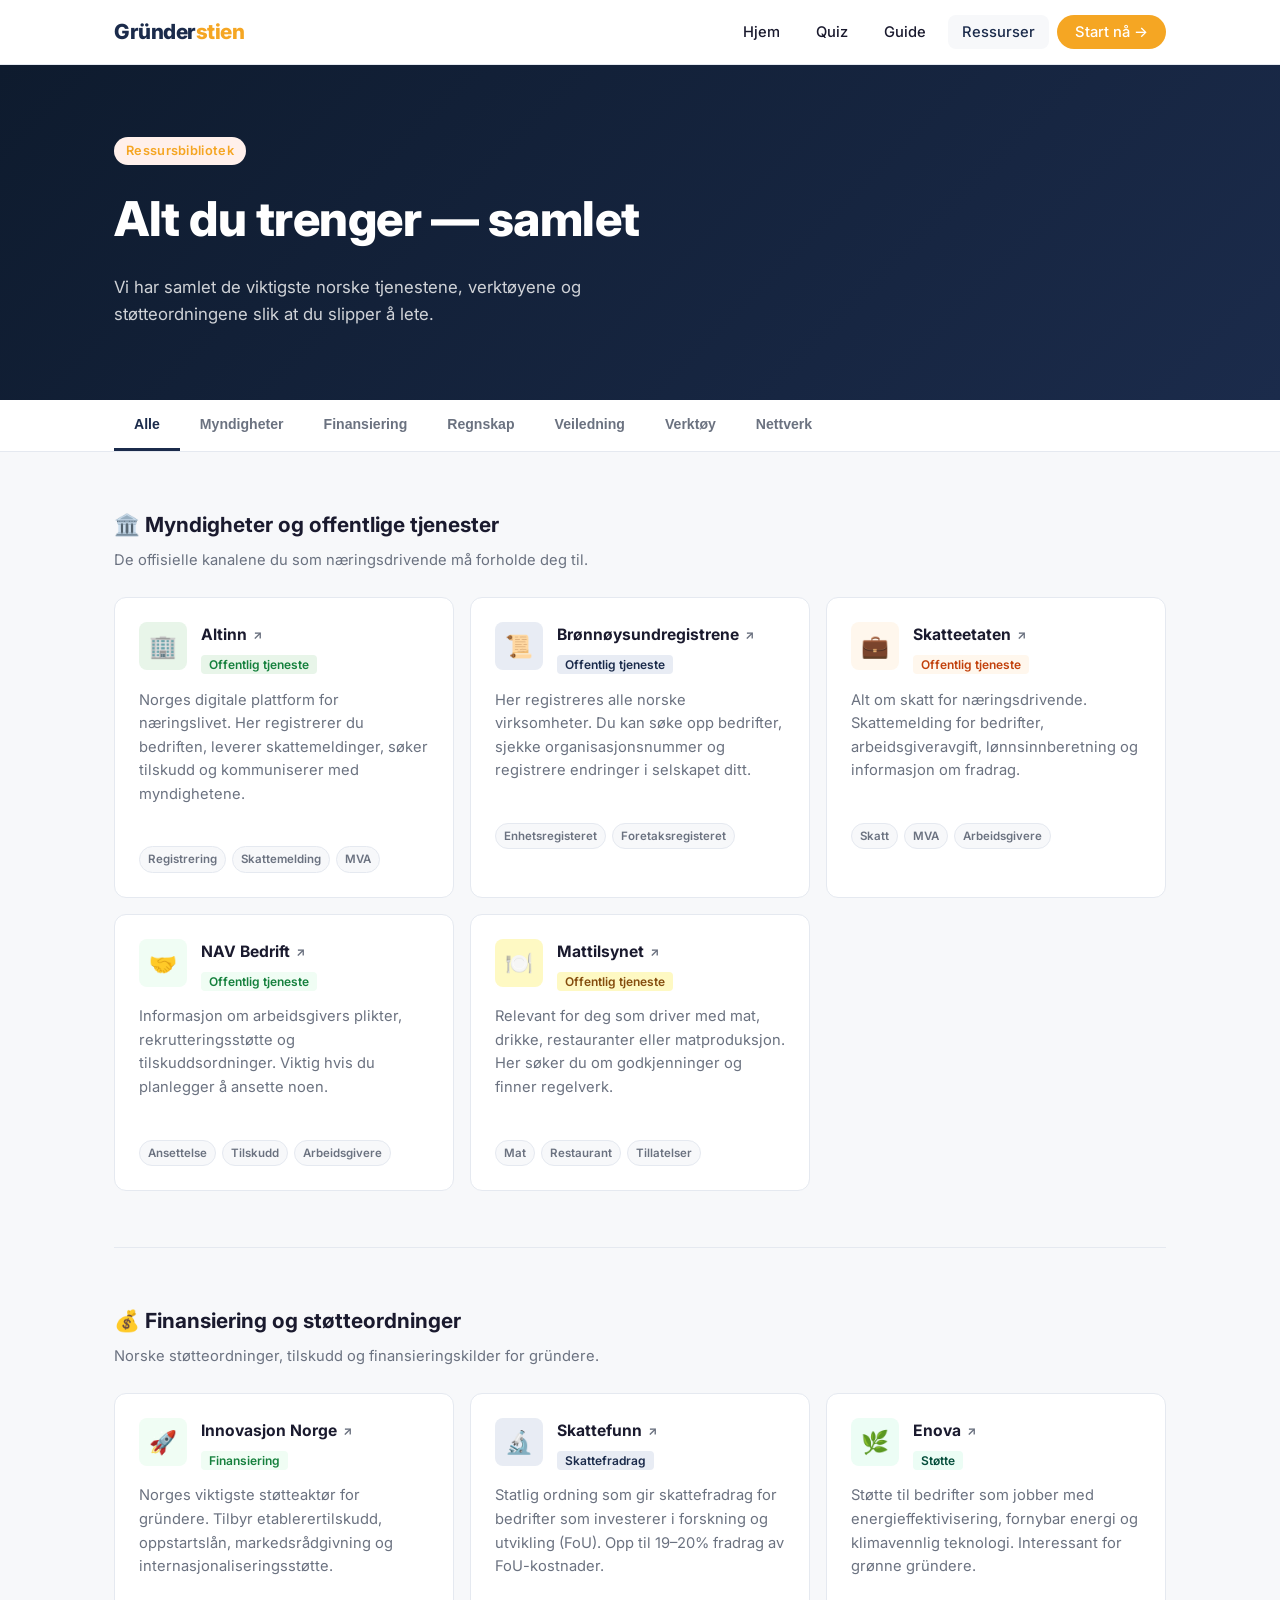
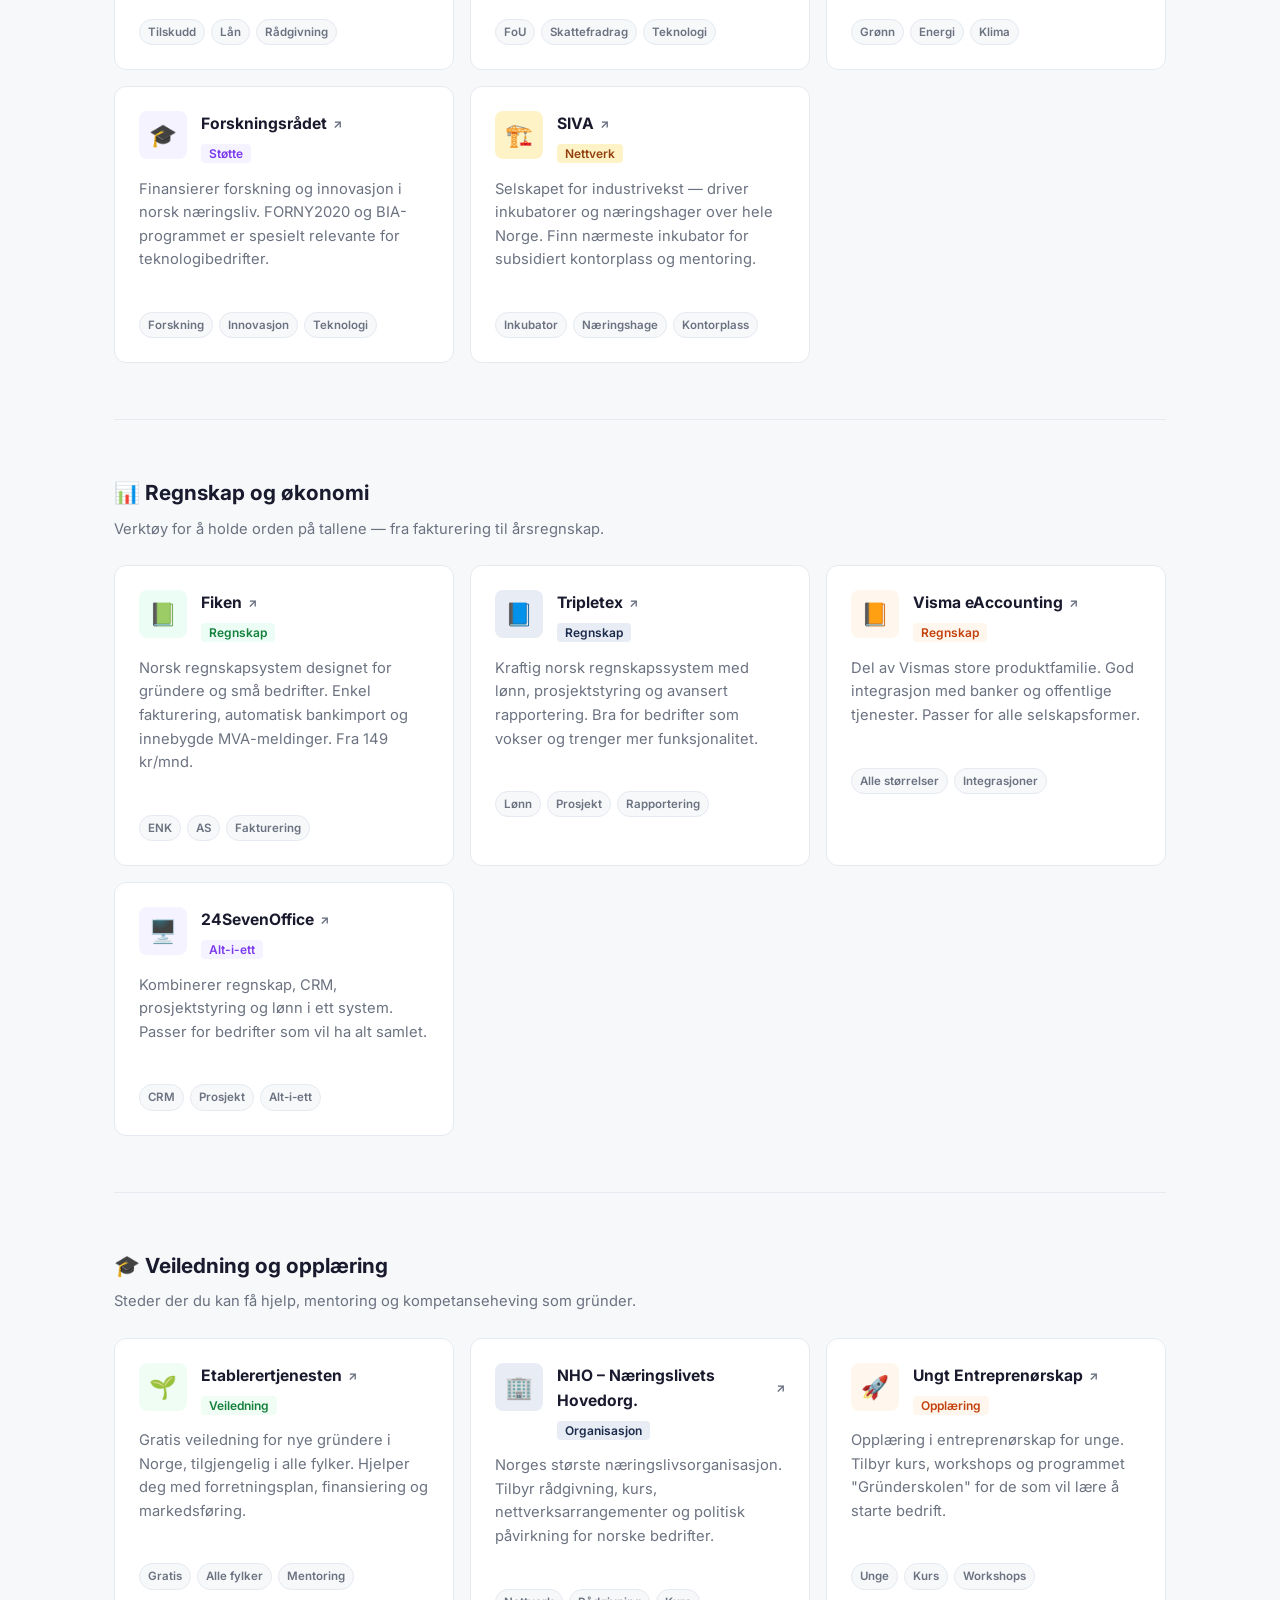
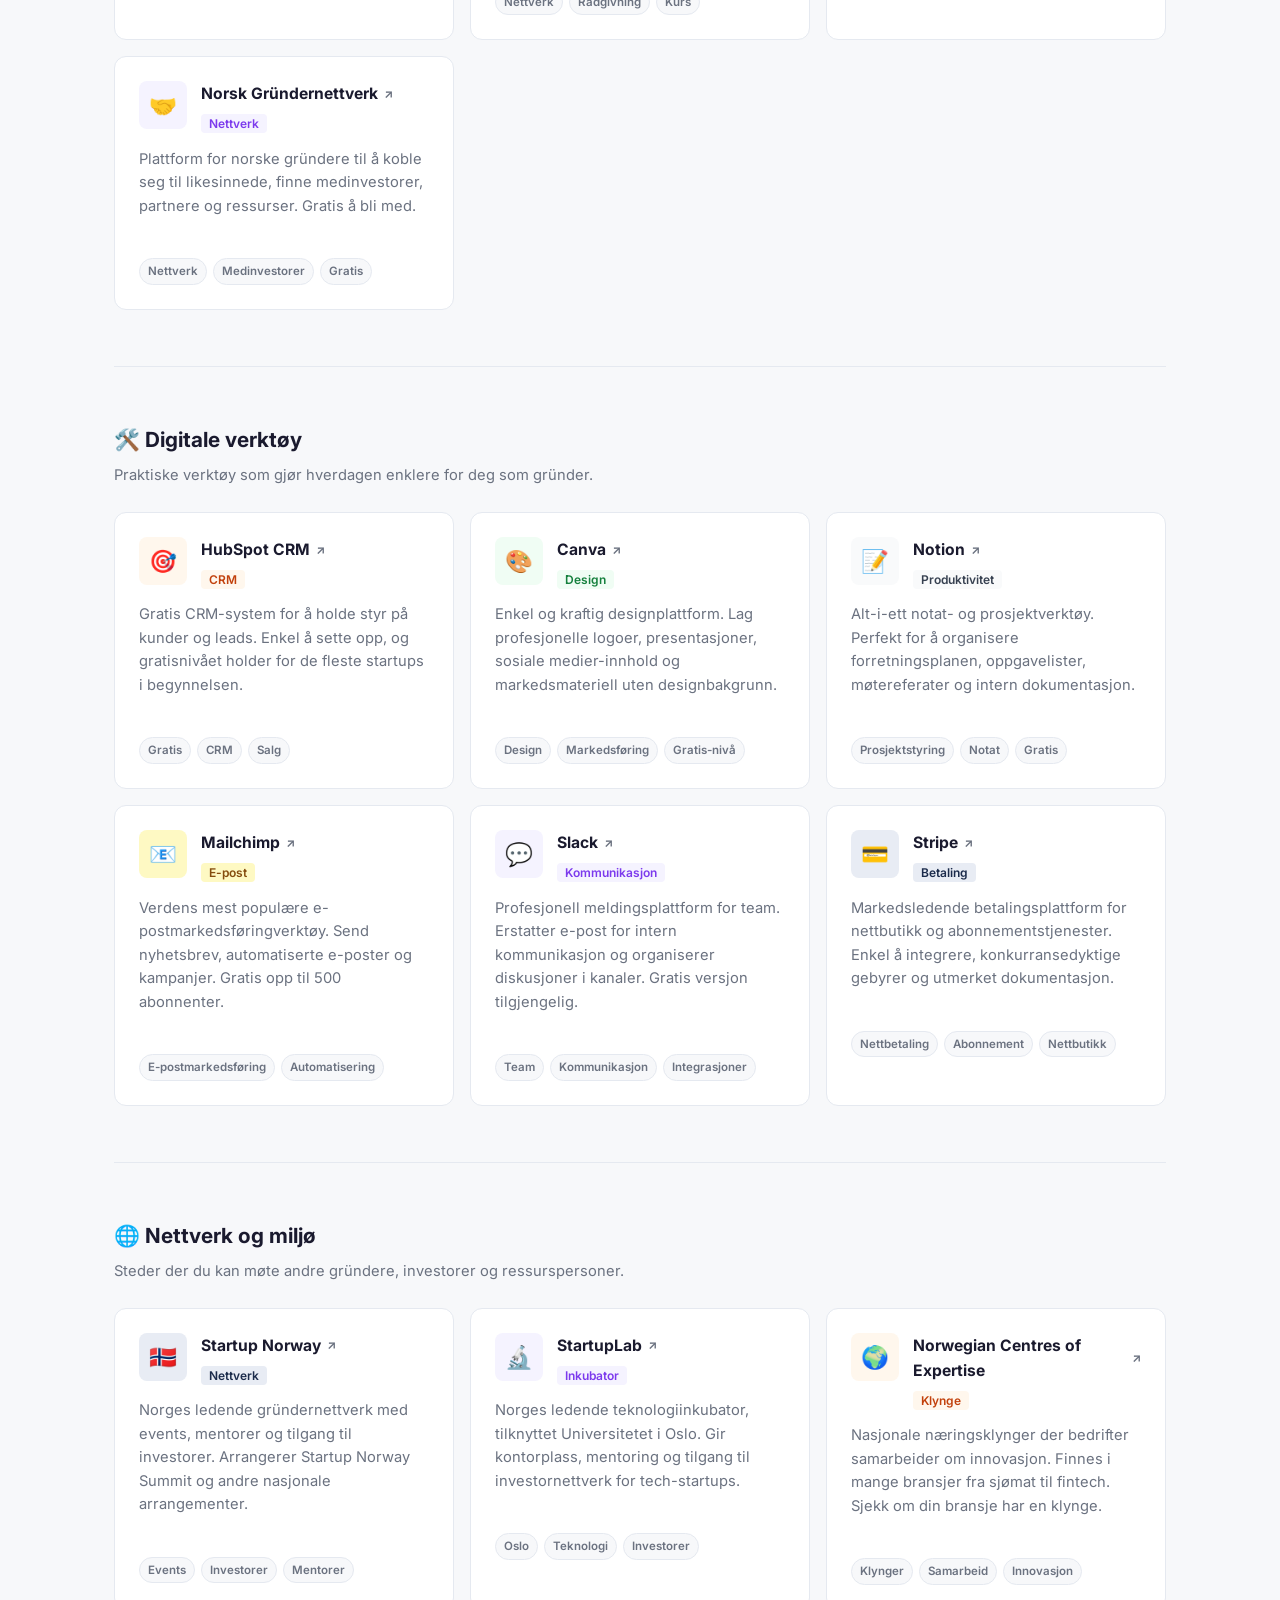
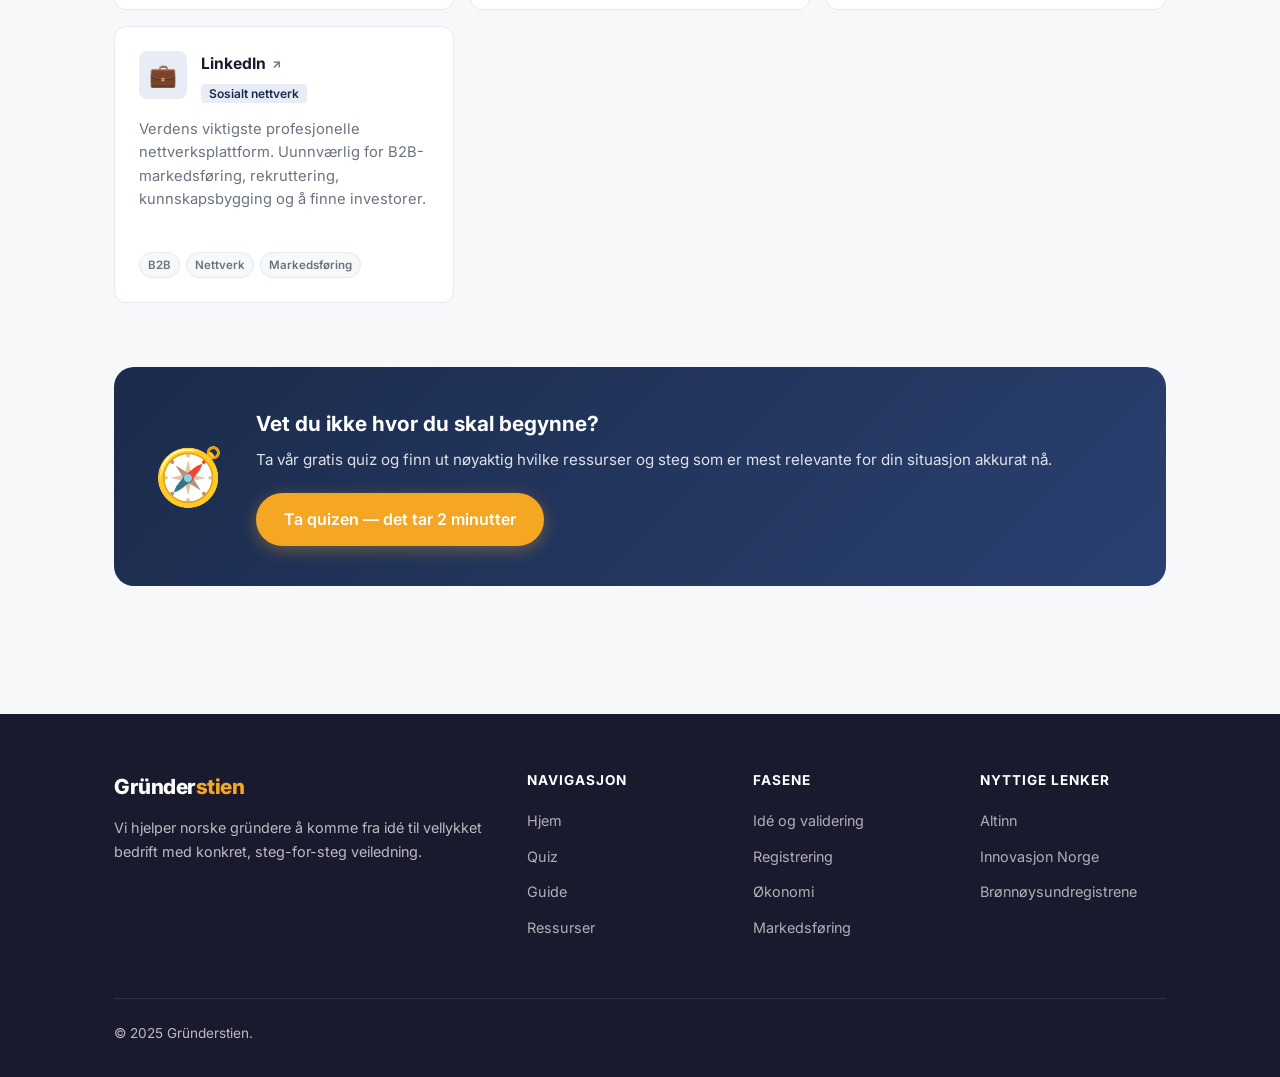
<file: ressurser.html>
<!DOCTYPE html>
<html lang="no">
<head>
  <meta charset="UTF-8" />
  <meta name="viewport" content="width=device-width, initial-scale=1.0" />
  <title>Ressursbibliotek | Gründerstien</title>
  <meta name="description" content="Alt du trenger samlet på ett sted — lenker til norske tjenester, støtteordninger og verktøy for gründere." />
  <link rel="stylesheet" href="style.css" />
  <style>
    .resources-hero {
      background: linear-gradient(135deg, #0e1b2e 0%, #1B2B4B 100%);
      color: #fff;
      padding: 72px 0;
    }
    .resources-hero h1 { font-size: clamp(2rem, 5vw, 3rem); font-weight: 800; margin-bottom: 16px; letter-spacing: -.5px; }
    .resources-hero p { font-size: 1.05rem; color: rgba(255,255,255,.8); max-width: 560px; }

    /* FILTER BAR */
    .filter-bar {
      background: var(--bg);
      border-bottom: 1px solid var(--border);
      padding: 0;
      position: sticky;
      top: 64px;
      z-index: 90;
    }
    .filter-inner {
      display: flex;
      gap: 0;
      overflow-x: auto;
      scrollbar-width: none;
    }
    .filter-inner::-webkit-scrollbar { display: none; }
    .filter-btn {
      padding: 16px 20px;
      font-size: .88rem;
      font-weight: 600;
      color: var(--text-muted);
      cursor: pointer;
      border: none;
      border-bottom: 3px solid transparent;
      background: transparent;
      white-space: nowrap;
      transition: all var(--transition);
    }
    .filter-btn:hover { color: var(--text); background: var(--bg-soft); }
    .filter-btn.active { color: var(--primary); border-bottom-color: var(--primary); }

    /* RESOURCE CARDS */
    .resource-category {
      padding: 56px 0 16px;
      scroll-margin-top: 120px;
    }
    .resource-category h2 {
      font-size: 1.3rem;
      font-weight: 700;
      margin-bottom: 8px;
      display: flex;
      align-items: center;
      gap: 12px;
    }
    .resource-category p {
      font-size: .92rem;
      color: var(--text-muted);
      margin-bottom: 24px;
    }

    .resource-cards {
      display: grid;
      grid-template-columns: repeat(auto-fill, minmax(300px, 1fr));
      gap: 16px;
    }

    .resource-card {
      background: #fff;
      border: 1.5px solid var(--border);
      border-radius: var(--radius);
      padding: 24px;
      text-decoration: none;
      color: inherit;
      display: flex;
      flex-direction: column;
      gap: 12px;
      transition: all var(--transition);
    }
    .resource-card:hover {
      border-color: var(--primary);
      box-shadow: var(--shadow);
      transform: translateY(-3px);
      color: inherit;
    }

    .resource-card-top {
      display: flex;
      align-items: flex-start;
      gap: 14px;
    }
    .resource-logo {
      width: 48px;
      height: 48px;
      border-radius: var(--radius-sm);
      display: flex;
      align-items: center;
      justify-content: center;
      font-size: 1.4rem;
      flex-shrink: 0;
    }
    .resource-info { flex: 1; }
    .resource-name {
      font-weight: 700;
      font-size: .98rem;
      margin-bottom: 4px;
      display: flex;
      align-items: center;
      gap: 6px;
    }
    .resource-name .ext-icon {
      color: var(--text-muted);
      font-size: .75rem;
    }
    .resource-type {
      font-size: .75rem;
      font-weight: 600;
      padding: 2px 8px;
      border-radius: 4px;
    }
    .resource-desc {
      font-size: .87rem;
      color: var(--text-muted);
      line-height: 1.6;
    }
    .resource-tags {
      display: flex;
      flex-wrap: wrap;
      gap: 6px;
      margin-top: 4px;
    }
    .resource-tag {
      font-size: .72rem;
      font-weight: 600;
      padding: 3px 8px;
      border-radius: 999px;
      background: var(--bg-soft);
      color: var(--text-muted);
      border: 1px solid var(--border);
    }

    .section-divider {
      border: none;
      border-top: 1px solid var(--border);
      margin: 40px 0 0;
    }

    /* HIGHLIGHT CARD */
    .highlight-banner {
      background: linear-gradient(135deg, #1B2B4B, #2a4070);
      color: #fff;
      border-radius: var(--radius-lg);
      padding: 40px;
      display: flex;
      align-items: center;
      gap: 32px;
      margin: 48px 0;
    }
    .highlight-banner-icon { font-size: 3.5rem; flex-shrink: 0; }
    .highlight-banner h3 { font-size: 1.3rem; font-weight: 700; margin-bottom: 8px; }
    .highlight-banner p { font-size: .95rem; opacity: .85; margin-bottom: 20px; }

    @media (max-width: 700px) {
      .highlight-banner { flex-direction: column; text-align: center; }
    }
  </style>
</head>
<body>

<nav>
  <div class="container nav-inner">
    <a href="index.html" class="nav-logo">Gründer<span>stien</span></a>
    <ul class="nav-links" id="navLinks">
      <li><a href="index.html">Hjem</a></li>
      <li><a href="quiz.html">Quiz</a></li>
      <li><a href="guide.html">Guide</a></li>
      <li><a href="ressurser.html" class="active">Ressurser</a></li>
      <li><a href="quiz.html" class="nav-cta">Start nå →</a></li>
    </ul>
    <button class="hamburger" onclick="document.getElementById('navLinks').classList.toggle('open')" aria-label="Meny">
      <span></span><span></span><span></span>
    </button>
  </div>
</nav>

<section class="resources-hero">
  <div class="container">
    <div class="badge badge-orange mb-16">Ressursbibliotek</div>
    <h1>Alt du trenger — samlet</h1>
    <p>Vi har samlet de viktigste norske tjenestene, verktøyene og støtteordningene slik at du slipper å lete.</p>
  </div>
</section>

<!-- FILTER BAR -->
<div class="filter-bar">
  <div class="container filter-inner">
    <button class="filter-btn active" onclick="filterSection('alle', this)">Alle</button>
    <button class="filter-btn" onclick="filterSection('myndigheter', this)">Myndigheter</button>
    <button class="filter-btn" onclick="filterSection('finansiering', this)">Finansiering</button>
    <button class="filter-btn" onclick="filterSection('regnskap', this)">Regnskap</button>
    <button class="filter-btn" onclick="filterSection('veiledning', this)">Veiledning</button>
    <button class="filter-btn" onclick="filterSection('verktoy', this)">Verktøy</button>
    <button class="filter-btn" onclick="filterSection('nettverk', this)">Nettverk</button>
  </div>
</div>

<div style="background: var(--bg-soft); padding-bottom: 80px;">
<div class="container">

  <!-- MYNDIGHETER -->
  <div class="resource-category" id="myndigheter" data-category="myndigheter">
    <h2>🏛️ Myndigheter og offentlige tjenester</h2>
    <p>De offisielle kanalene du som næringsdrivende må forholde deg til.</p>
    <div class="resource-cards">

      <a href="https://www.altinn.no" target="_blank" rel="noopener" class="resource-card">
        <div class="resource-card-top">
          <div class="resource-logo" style="background:#e8f5e9">🏢</div>
          <div class="resource-info">
            <div class="resource-name">Altinn <span class="ext-icon">↗</span></div>
            <span class="resource-type" style="background:#e8f5e9;color:#15803d;">Offentlig tjeneste</span>
          </div>
        </div>
        <p class="resource-desc">Norges digitale plattform for næringslivet. Her registrerer du bedriften, leverer skattemeldinger, søker tilskudd og kommuniserer med myndighetene.</p>
        <div class="resource-tags">
          <span class="resource-tag">Registrering</span>
          <span class="resource-tag">Skattemelding</span>
          <span class="resource-tag">MVA</span>
        </div>
      </a>

      <a href="https://www.brreg.no" target="_blank" rel="noopener" class="resource-card">
        <div class="resource-card-top">
          <div class="resource-logo" style="background:#e8ecf4">📜</div>
          <div class="resource-info">
            <div class="resource-name">Brønnøysundregistrene <span class="ext-icon">↗</span></div>
            <span class="resource-type" style="background:#e8ecf4;color:#1B2B4B;">Offentlig tjeneste</span>
          </div>
        </div>
        <p class="resource-desc">Her registreres alle norske virksomheter. Du kan søke opp bedrifter, sjekke organisasjonsnummer og registrere endringer i selskapet ditt.</p>
        <div class="resource-tags">
          <span class="resource-tag">Enhetsregisteret</span>
          <span class="resource-tag">Foretaksregisteret</span>
        </div>
      </a>

      <a href="https://www.skatteetaten.no/bedrift-og-organisasjon/" target="_blank" rel="noopener" class="resource-card">
        <div class="resource-card-top">
          <div class="resource-logo" style="background:#fff7ed">💼</div>
          <div class="resource-info">
            <div class="resource-name">Skatteetaten <span class="ext-icon">↗</span></div>
            <span class="resource-type" style="background:#fff7ed;color:#c2410c;">Offentlig tjeneste</span>
          </div>
        </div>
        <p class="resource-desc">Alt om skatt for næringsdrivende. Skattemelding for bedrifter, arbeidsgiveravgift, lønnsinnberetning og informasjon om fradrag.</p>
        <div class="resource-tags">
          <span class="resource-tag">Skatt</span>
          <span class="resource-tag">MVA</span>
          <span class="resource-tag">Arbeidsgivere</span>
        </div>
      </a>

      <a href="https://www.nav.no/no/bedrift" target="_blank" rel="noopener" class="resource-card">
        <div class="resource-card-top">
          <div class="resource-logo" style="background:#f0fdf4">🤝</div>
          <div class="resource-info">
            <div class="resource-name">NAV Bedrift <span class="ext-icon">↗</span></div>
            <span class="resource-type" style="background:#f0fdf4;color:#15803d;">Offentlig tjeneste</span>
          </div>
        </div>
        <p class="resource-desc">Informasjon om arbeidsgivers plikter, rekrutteringsstøtte og tilskuddsordninger. Viktig hvis du planlegger å ansette noen.</p>
        <div class="resource-tags">
          <span class="resource-tag">Ansettelse</span>
          <span class="resource-tag">Tilskudd</span>
          <span class="resource-tag">Arbeidsgivere</span>
        </div>
      </a>

      <a href="https://www.mattilsynet.no" target="_blank" rel="noopener" class="resource-card">
        <div class="resource-card-top">
          <div class="resource-logo" style="background:#fef9c3">🍽️</div>
          <div class="resource-info">
            <div class="resource-name">Mattilsynet <span class="ext-icon">↗</span></div>
            <span class="resource-type" style="background:#fef9c3;color:#854d0e;">Offentlig tjeneste</span>
          </div>
        </div>
        <p class="resource-desc">Relevant for deg som driver med mat, drikke, restauranter eller matproduksjon. Her søker du om godkjenninger og finner regelverk.</p>
        <div class="resource-tags">
          <span class="resource-tag">Mat</span>
          <span class="resource-tag">Restaurant</span>
          <span class="resource-tag">Tillatelser</span>
        </div>
      </a>

    </div>
  </div>

  <hr class="section-divider" />

  <!-- FINANSIERING -->
  <div class="resource-category" id="finansiering" data-category="finansiering">
    <h2>💰 Finansiering og støtteordninger</h2>
    <p>Norske støtteordninger, tilskudd og finansieringskilder for gründere.</p>
    <div class="resource-cards">

      <a href="https://www.innovasjonnorge.no" target="_blank" rel="noopener" class="resource-card">
        <div class="resource-card-top">
          <div class="resource-logo" style="background:#f0fdf4">🚀</div>
          <div class="resource-info">
            <div class="resource-name">Innovasjon Norge <span class="ext-icon">↗</span></div>
            <span class="resource-type" style="background:#f0fdf4;color:#15803d;">Finansiering</span>
          </div>
        </div>
        <p class="resource-desc">Norges viktigste støtteaktør for gründere. Tilbyr etablerertilskudd, oppstartslån, markedsrådgivning og internasjonaliseringsstøtte.</p>
        <div class="resource-tags">
          <span class="resource-tag">Tilskudd</span>
          <span class="resource-tag">Lån</span>
          <span class="resource-tag">Rådgivning</span>
        </div>
      </a>

      <a href="https://www.skattefunn.no" target="_blank" rel="noopener" class="resource-card">
        <div class="resource-card-top">
          <div class="resource-logo" style="background:#e8ecf4">🔬</div>
          <div class="resource-info">
            <div class="resource-name">Skattefunn <span class="ext-icon">↗</span></div>
            <span class="resource-type" style="background:#e8ecf4;color:#1B2B4B;">Skattefradrag</span>
          </div>
        </div>
        <p class="resource-desc">Statlig ordning som gir skattefradrag for bedrifter som investerer i forskning og utvikling (FoU). Opp til 19–20% fradrag av FoU-kostnader.</p>
        <div class="resource-tags">
          <span class="resource-tag">FoU</span>
          <span class="resource-tag">Skattefradrag</span>
          <span class="resource-tag">Teknologi</span>
        </div>
      </a>

      <a href="https://www.enova.no" target="_blank" rel="noopener" class="resource-card">
        <div class="resource-card-top">
          <div class="resource-logo" style="background:#ecfdf5">🌿</div>
          <div class="resource-info">
            <div class="resource-name">Enova <span class="ext-icon">↗</span></div>
            <span class="resource-type" style="background:#ecfdf5;color:#064e3b;">Støtte</span>
          </div>
        </div>
        <p class="resource-desc">Støtte til bedrifter som jobber med energieffektivisering, fornybar energi og klimavennlig teknologi. Interessant for grønne gründere.</p>
        <div class="resource-tags">
          <span class="resource-tag">Grønn</span>
          <span class="resource-tag">Energi</span>
          <span class="resource-tag">Klima</span>
        </div>
      </a>

      <a href="https://www.forskningsradet.no" target="_blank" rel="noopener" class="resource-card">
        <div class="resource-card-top">
          <div class="resource-logo" style="background:#f5f3ff">🎓</div>
          <div class="resource-info">
            <div class="resource-name">Forskningsrådet <span class="ext-icon">↗</span></div>
            <span class="resource-type" style="background:#f5f3ff;color:#7c3aed;">Støtte</span>
          </div>
        </div>
        <p class="resource-desc">Finansierer forskning og innovasjon i norsk næringsliv. FORNY2020 og BIA-programmet er spesielt relevante for teknologibedrifter.</p>
        <div class="resource-tags">
          <span class="resource-tag">Forskning</span>
          <span class="resource-tag">Innovasjon</span>
          <span class="resource-tag">Teknologi</span>
        </div>
      </a>

      <a href="https://www.siva.no" target="_blank" rel="noopener" class="resource-card">
        <div class="resource-card-top">
          <div class="resource-logo" style="background:#fef3c7">🏗️</div>
          <div class="resource-info">
            <div class="resource-name">SIVA <span class="ext-icon">↗</span></div>
            <span class="resource-type" style="background:#fef3c7;color:#92400e;">Nettverk</span>
          </div>
        </div>
        <p class="resource-desc">Selskapet for industrivekst — driver inkubatorer og næringshager over hele Norge. Finn nærmeste inkubator for subsidiert kontorplass og mentoring.</p>
        <div class="resource-tags">
          <span class="resource-tag">Inkubator</span>
          <span class="resource-tag">Næringshage</span>
          <span class="resource-tag">Kontorplass</span>
        </div>
      </a>

    </div>
  </div>

  <hr class="section-divider" />

  <!-- REGNSKAP OG ØKONOMI -->
  <div class="resource-category" id="regnskap" data-category="regnskap">
    <h2>📊 Regnskap og økonomi</h2>
    <p>Verktøy for å holde orden på tallene — fra fakturering til årsregnskap.</p>
    <div class="resource-cards">

      <a href="https://www.fiken.no" target="_blank" rel="noopener" class="resource-card">
        <div class="resource-card-top">
          <div class="resource-logo" style="background:#ecfdf5">📗</div>
          <div class="resource-info">
            <div class="resource-name">Fiken <span class="ext-icon">↗</span></div>
            <span class="resource-type" style="background:#ecfdf5;color:#15803d;">Regnskap</span>
          </div>
        </div>
        <p class="resource-desc">Norsk regnskapsystem designet for gründere og små bedrifter. Enkel fakturering, automatisk bankimport og innebygde MVA-meldinger. Fra 149 kr/mnd.</p>
        <div class="resource-tags">
          <span class="resource-tag">ENK</span>
          <span class="resource-tag">AS</span>
          <span class="resource-tag">Fakturering</span>
        </div>
      </a>

      <a href="https://www.tripletex.no" target="_blank" rel="noopener" class="resource-card">
        <div class="resource-card-top">
          <div class="resource-logo" style="background:#e8ecf4">📘</div>
          <div class="resource-info">
            <div class="resource-name">Tripletex <span class="ext-icon">↗</span></div>
            <span class="resource-type" style="background:#e8ecf4;color:#1B2B4B;">Regnskap</span>
          </div>
        </div>
        <p class="resource-desc">Kraftig norsk regnskapssystem med lønn, prosjektstyring og avansert rapportering. Bra for bedrifter som vokser og trenger mer funksjonalitet.</p>
        <div class="resource-tags">
          <span class="resource-tag">Lønn</span>
          <span class="resource-tag">Prosjekt</span>
          <span class="resource-tag">Rapportering</span>
        </div>
      </a>

      <a href="https://www.visma.no/eaccounting/" target="_blank" rel="noopener" class="resource-card">
        <div class="resource-card-top">
          <div class="resource-logo" style="background:#fff7ed">📙</div>
          <div class="resource-info">
            <div class="resource-name">Visma eAccounting <span class="ext-icon">↗</span></div>
            <span class="resource-type" style="background:#fff7ed;color:#c2410c;">Regnskap</span>
          </div>
        </div>
        <p class="resource-desc">Del av Vismas store produktfamilie. God integrasjon med banker og offentlige tjenester. Passer for alle selskapsformer.</p>
        <div class="resource-tags">
          <span class="resource-tag">Alle størrelser</span>
          <span class="resource-tag">Integrasjoner</span>
        </div>
      </a>

      <a href="https://www.24sevenoffice.com" target="_blank" rel="noopener" class="resource-card">
        <div class="resource-card-top">
          <div class="resource-logo" style="background:#f5f3ff">🖥️</div>
          <div class="resource-info">
            <div class="resource-name">24SevenOffice <span class="ext-icon">↗</span></div>
            <span class="resource-type" style="background:#f5f3ff;color:#7c3aed;">Alt-i-ett</span>
          </div>
        </div>
        <p class="resource-desc">Kombinerer regnskap, CRM, prosjektstyring og lønn i ett system. Passer for bedrifter som vil ha alt samlet.</p>
        <div class="resource-tags">
          <span class="resource-tag">CRM</span>
          <span class="resource-tag">Prosjekt</span>
          <span class="resource-tag">Alt-i-ett</span>
        </div>
      </a>

    </div>
  </div>

  <hr class="section-divider" />

  <!-- VEILEDNING -->
  <div class="resource-category" id="veiledning" data-category="veiledning">
    <h2>🎓 Veiledning og opplæring</h2>
    <p>Steder der du kan få hjelp, mentoring og kompetanseheving som gründer.</p>
    <div class="resource-cards">

      <a href="https://www.etablerertjenesten.no" target="_blank" rel="noopener" class="resource-card">
        <div class="resource-card-top">
          <div class="resource-logo" style="background:#f0fdf4">🌱</div>
          <div class="resource-info">
            <div class="resource-name">Etablerertjenesten <span class="ext-icon">↗</span></div>
            <span class="resource-type" style="background:#f0fdf4;color:#15803d;">Veiledning</span>
          </div>
        </div>
        <p class="resource-desc">Gratis veiledning for nye gründere i Norge, tilgjengelig i alle fylker. Hjelper deg med forretningsplan, finansiering og markedsføring.</p>
        <div class="resource-tags">
          <span class="resource-tag">Gratis</span>
          <span class="resource-tag">Alle fylker</span>
          <span class="resource-tag">Mentoring</span>
        </div>
      </a>

      <a href="https://www.nho.no" target="_blank" rel="noopener" class="resource-card">
        <div class="resource-card-top">
          <div class="resource-logo" style="background:#e8ecf4">🏢</div>
          <div class="resource-info">
            <div class="resource-name">NHO – Næringslivets Hovedorg. <span class="ext-icon">↗</span></div>
            <span class="resource-type" style="background:#e8ecf4;color:#1B2B4B;">Organisasjon</span>
          </div>
        </div>
        <p class="resource-desc">Norges største næringslivsorganisasjon. Tilbyr rådgivning, kurs, nettverksarrangementer og politisk påvirkning for norske bedrifter.</p>
        <div class="resource-tags">
          <span class="resource-tag">Nettverk</span>
          <span class="resource-tag">Rådgivning</span>
          <span class="resource-tag">Kurs</span>
        </div>
      </a>

      <a href="https://www.grunner.no" target="_blank" rel="noopener" class="resource-card">
        <div class="resource-card-top">
          <div class="resource-logo" style="background:#fff7ed">🚀</div>
          <div class="resource-info">
            <div class="resource-name">Ungt Entreprenørskap <span class="ext-icon">↗</span></div>
            <span class="resource-type" style="background:#fff7ed;color:#c2410c;">Opplæring</span>
          </div>
        </div>
        <p class="resource-desc">Opplæring i entreprenørskap for unge. Tilbyr kurs, workshops og programmet "Gründerskolen" for de som vil lære å starte bedrift.</p>
        <div class="resource-tags">
          <span class="resource-tag">Unge</span>
          <span class="resource-tag">Kurs</span>
          <span class="resource-tag">Workshops</span>
        </div>
      </a>

      <a href="https://www.cofounder.no" target="_blank" rel="noopener" class="resource-card">
        <div class="resource-card-top">
          <div class="resource-logo" style="background:#f5f3ff">🤝</div>
          <div class="resource-info">
            <div class="resource-name">Norsk Gründernettverk <span class="ext-icon">↗</span></div>
            <span class="resource-type" style="background:#f5f3ff;color:#7c3aed;">Nettverk</span>
          </div>
        </div>
        <p class="resource-desc">Plattform for norske gründere til å koble seg til likesinnede, finne medinvestorer, partnere og ressurser. Gratis å bli med.</p>
        <div class="resource-tags">
          <span class="resource-tag">Nettverk</span>
          <span class="resource-tag">Medinvestorer</span>
          <span class="resource-tag">Gratis</span>
        </div>
      </a>

    </div>
  </div>

  <hr class="section-divider" />

  <!-- VERKTØY -->
  <div class="resource-category" id="verktoy" data-category="verktoy">
    <h2>🛠️ Digitale verktøy</h2>
    <p>Praktiske verktøy som gjør hverdagen enklere for deg som gründer.</p>
    <div class="resource-cards">

      <a href="https://www.hubspot.com/products/crm" target="_blank" rel="noopener" class="resource-card">
        <div class="resource-card-top">
          <div class="resource-logo" style="background:#fff7ed">🎯</div>
          <div class="resource-info">
            <div class="resource-name">HubSpot CRM <span class="ext-icon">↗</span></div>
            <span class="resource-type" style="background:#fff7ed;color:#c2410c;">CRM</span>
          </div>
        </div>
        <p class="resource-desc">Gratis CRM-system for å holde styr på kunder og leads. Enkel å sette opp, og gratisnivået holder for de fleste startups i begynnelsen.</p>
        <div class="resource-tags">
          <span class="resource-tag">Gratis</span>
          <span class="resource-tag">CRM</span>
          <span class="resource-tag">Salg</span>
        </div>
      </a>

      <a href="https://www.canva.com" target="_blank" rel="noopener" class="resource-card">
        <div class="resource-card-top">
          <div class="resource-logo" style="background:#f0fdf4">🎨</div>
          <div class="resource-info">
            <div class="resource-name">Canva <span class="ext-icon">↗</span></div>
            <span class="resource-type" style="background:#f0fdf4;color:#15803d;">Design</span>
          </div>
        </div>
        <p class="resource-desc">Enkel og kraftig designplattform. Lag profesjonelle logoer, presentasjoner, sosiale medier-innhold og markedsmateriell uten designbakgrunn.</p>
        <div class="resource-tags">
          <span class="resource-tag">Design</span>
          <span class="resource-tag">Markedsføring</span>
          <span class="resource-tag">Gratis-nivå</span>
        </div>
      </a>

      <a href="https://www.notion.so" target="_blank" rel="noopener" class="resource-card">
        <div class="resource-card-top">
          <div class="resource-logo" style="background:#f9fafb">📝</div>
          <div class="resource-info">
            <div class="resource-name">Notion <span class="ext-icon">↗</span></div>
            <span class="resource-type" style="background:#f9fafb;color:#374151;">Produktivitet</span>
          </div>
        </div>
        <p class="resource-desc">Alt-i-ett notat- og prosjektverktøy. Perfekt for å organisere forretningsplanen, oppgavelister, møtereferater og intern dokumentasjon.</p>
        <div class="resource-tags">
          <span class="resource-tag">Prosjektstyring</span>
          <span class="resource-tag">Notat</span>
          <span class="resource-tag">Gratis</span>
        </div>
      </a>

      <a href="https://www.mailchimp.com" target="_blank" rel="noopener" class="resource-card">
        <div class="resource-card-top">
          <div class="resource-logo" style="background:#fef9c3">📧</div>
          <div class="resource-info">
            <div class="resource-name">Mailchimp <span class="ext-icon">↗</span></div>
            <span class="resource-type" style="background:#fef9c3;color:#854d0e;">E-post</span>
          </div>
        </div>
        <p class="resource-desc">Verdens mest populære e-postmarkedsføringverktøy. Send nyhetsbrev, automatiserte e-poster og kampanjer. Gratis opp til 500 abonnenter.</p>
        <div class="resource-tags">
          <span class="resource-tag">E-postmarkedsføring</span>
          <span class="resource-tag">Automatisering</span>
        </div>
      </a>

      <a href="https://www.slack.com" target="_blank" rel="noopener" class="resource-card">
        <div class="resource-card-top">
          <div class="resource-logo" style="background:#f5f3ff">💬</div>
          <div class="resource-info">
            <div class="resource-name">Slack <span class="ext-icon">↗</span></div>
            <span class="resource-type" style="background:#f5f3ff;color:#7c3aed;">Kommunikasjon</span>
          </div>
        </div>
        <p class="resource-desc">Profesjonell meldingsplattform for team. Erstatter e-post for intern kommunikasjon og organiserer diskusjoner i kanaler. Gratis versjon tilgjengelig.</p>
        <div class="resource-tags">
          <span class="resource-tag">Team</span>
          <span class="resource-tag">Kommunikasjon</span>
          <span class="resource-tag">Integrasjoner</span>
        </div>
      </a>

      <a href="https://stripe.com" target="_blank" rel="noopener" class="resource-card">
        <div class="resource-card-top">
          <div class="resource-logo" style="background:#e8ecf4">💳</div>
          <div class="resource-info">
            <div class="resource-name">Stripe <span class="ext-icon">↗</span></div>
            <span class="resource-type" style="background:#e8ecf4;color:#1B2B4B;">Betaling</span>
          </div>
        </div>
        <p class="resource-desc">Markedsledende betalingsplattform for nettbutikk og abonnementstjenester. Enkel å integrere, konkurransedyktige gebyrer og utmerket dokumentasjon.</p>
        <div class="resource-tags">
          <span class="resource-tag">Nettbetaling</span>
          <span class="resource-tag">Abonnement</span>
          <span class="resource-tag">Nettbutikk</span>
        </div>
      </a>

    </div>
  </div>

  <hr class="section-divider" />

  <!-- NETTVERK -->
  <div class="resource-category" id="nettverk" data-category="nettverk">
    <h2>🌐 Nettverk og miljø</h2>
    <p>Steder der du kan møte andre gründere, investorer og ressurspersoner.</p>
    <div class="resource-cards">

      <a href="https://startupnorway.com" target="_blank" rel="noopener" class="resource-card">
        <div class="resource-card-top">
          <div class="resource-logo" style="background:#e8ecf4">🇳🇴</div>
          <div class="resource-info">
            <div class="resource-name">Startup Norway <span class="ext-icon">↗</span></div>
            <span class="resource-type" style="background:#e8ecf4;color:#1B2B4B;">Nettverk</span>
          </div>
        </div>
        <p class="resource-desc">Norges ledende gründernettverk med events, mentorer og tilgang til investorer. Arrangerer Startup Norway Summit og andre nasjonale arrangementer.</p>
        <div class="resource-tags">
          <span class="resource-tag">Events</span>
          <span class="resource-tag">Investorer</span>
          <span class="resource-tag">Mentorer</span>
        </div>
      </a>

      <a href="https://www.startuplab.no" target="_blank" rel="noopener" class="resource-card">
        <div class="resource-card-top">
          <div class="resource-logo" style="background:#f5f3ff">🔬</div>
          <div class="resource-info">
            <div class="resource-name">StartupLab <span class="ext-icon">↗</span></div>
            <span class="resource-type" style="background:#f5f3ff;color:#7c3aed;">Inkubator</span>
          </div>
        </div>
        <p class="resource-desc">Norges ledende teknologiinkubator, tilknyttet Universitetet i Oslo. Gir kontorplass, mentoring og tilgang til investornettverk for tech-startups.</p>
        <div class="resource-tags">
          <span class="resource-tag">Oslo</span>
          <span class="resource-tag">Teknologi</span>
          <span class="resource-tag">Investorer</span>
        </div>
      </a>

      <a href="https://www.nce.no" target="_blank" rel="noopener" class="resource-card">
        <div class="resource-card-top">
          <div class="resource-logo" style="background:#fff7ed">🌍</div>
          <div class="resource-info">
            <div class="resource-name">Norwegian Centres of Expertise <span class="ext-icon">↗</span></div>
            <span class="resource-type" style="background:#fff7ed;color:#c2410c;">Klynge</span>
          </div>
        </div>
        <p class="resource-desc">Nasjonale næringsklynger der bedrifter samarbeider om innovasjon. Finnes i mange bransjer fra sjømat til fintech. Sjekk om din bransje har en klynge.</p>
        <div class="resource-tags">
          <span class="resource-tag">Klynger</span>
          <span class="resource-tag">Samarbeid</span>
          <span class="resource-tag">Innovasjon</span>
        </div>
      </a>

      <a href="https://www.linkedin.com" target="_blank" rel="noopener" class="resource-card">
        <div class="resource-card-top">
          <div class="resource-logo" style="background:#e8ecf4">💼</div>
          <div class="resource-info">
            <div class="resource-name">LinkedIn <span class="ext-icon">↗</span></div>
            <span class="resource-type" style="background:#e8ecf4;color:#1B2B4B;">Sosialt nettverk</span>
          </div>
        </div>
        <p class="resource-desc">Verdens viktigste profesjonelle nettverksplattform. Uunnværlig for B2B-markedsføring, rekruttering, kunnskapsbygging og å finne investorer.</p>
        <div class="resource-tags">
          <span class="resource-tag">B2B</span>
          <span class="resource-tag">Nettverk</span>
          <span class="resource-tag">Markedsføring</span>
        </div>
      </a>

    </div>
  </div>

  <!-- CTA BANNER -->
  <div class="highlight-banner">
    <div class="highlight-banner-icon">🧭</div>
    <div>
      <h3>Vet du ikke hvor du skal begynne?</h3>
      <p>Ta vår gratis quiz og finn ut nøyaktig hvilke ressurser og steg som er mest relevante for din situasjon akkurat nå.</p>
      <a href="quiz.html" class="btn btn-primary">Ta quizen — det tar 2 minutter</a>
    </div>
  </div>

</div>
</div>

<footer>
  <div class="container">
    <div class="footer-grid">
      <div class="footer-brand">
        <div class="nav-logo">Gründer<span style="color:var(--accent)">stien</span></div>
        <p>Vi hjelper norske gründere å komme fra idé til vellykket bedrift med konkret, steg-for-steg veiledning.</p>
      </div>
      <div class="footer-col">
        <h4>Navigasjon</h4>
        <ul>
          <li><a href="index.html">Hjem</a></li>
          <li><a href="quiz.html">Quiz</a></li>
          <li><a href="guide.html">Guide</a></li>
          <li><a href="ressurser.html">Ressurser</a></li>
        </ul>
      </div>
      <div class="footer-col">
        <h4>Fasene</h4>
        <ul>
          <li><a href="guide.html#fase-1">Idé og validering</a></li>
          <li><a href="guide.html#fase-2">Registrering</a></li>
          <li><a href="guide.html#fase-3">Økonomi</a></li>
          <li><a href="guide.html#fase-4">Markedsføring</a></li>
        </ul>
      </div>
      <div class="footer-col">
        <h4>Nyttige lenker</h4>
        <ul>
          <li><a href="https://www.altinn.no" target="_blank" rel="noopener">Altinn</a></li>
          <li><a href="https://www.innovasjonnorge.no" target="_blank" rel="noopener">Innovasjon Norge</a></li>
          <li><a href="https://www.brreg.no" target="_blank" rel="noopener">Brønnøysundregistrene</a></li>
        </ul>
      </div>
    </div>
    <div class="footer-bottom">
      <span>© 2025 Gründerstien.</span>
    </div>
  </div>
</footer>

<script>
  function filterSection(category, btn) {
    document.querySelectorAll('.filter-btn').forEach(b => b.classList.remove('active'));
    btn.classList.add('active');

    const categories = document.querySelectorAll('.resource-category, hr.section-divider');
    if (category === 'alle') {
      categories.forEach(el => el.style.display = '');
    } else {
      document.querySelectorAll('.resource-category').forEach(el => {
        el.style.display = el.dataset.category === category ? '' : 'none';
      });
      document.querySelectorAll('hr.section-divider').forEach(el => el.style.display = 'none');
    }
    window.scrollTo({ top: 120, behavior: 'smooth' });
  }
</script>
</body>
</html>
</file>
<file: style.css>
/* =============================================
   GRUNDER.NO - Global Styles
   ============================================= */

@import url('https://fonts.googleapis.com/css2?family=Inter:wght@300;400;500;600;700;800&display=swap');

:root {
  --primary: #1B2B4B;
  --primary-light: #2a4070;
  --primary-dark: #111e35;
  --accent: #F5A623;
  --accent-light: #f7b84e;
  --success: #1db954;
  --warning: #f59e0b;
  --bg: #ffffff;
  --bg-soft: #F7F8FA;
  --bg-card: #ffffff;
  --text: #1a1a2e;
  --text-muted: #6b7280;
  --border: #e5e9f0;
  --shadow-sm: 0 1px 3px rgba(0,0,0,.08), 0 1px 2px rgba(0,0,0,.05);
  --shadow: 0 4px 16px rgba(0,0,0,.10);
  --shadow-lg: 0 10px 40px rgba(0,0,0,.14);
  --radius: 12px;
  --radius-sm: 8px;
  --radius-lg: 20px;
  --transition: .22s cubic-bezier(.4,0,.2,1);
}

*, *::before, *::after { box-sizing: border-box; margin: 0; padding: 0; }

html { scroll-behavior: smooth; font-size: 16px; }

body {
  font-family: 'Inter', -apple-system, BlinkMacSystemFont, sans-serif;
  color: var(--text);
  background: var(--bg);
  line-height: 1.6;
  -webkit-font-smoothing: antialiased;
}

a { color: var(--primary); text-decoration: none; transition: color var(--transition); }
a:hover { color: var(--primary-light); }

img { max-width: 100%; display: block; }

/* ---- LAYOUT ---- */
.container { max-width: 1100px; margin: 0 auto; padding: 0 24px; }
.container-sm { max-width: 720px; margin: 0 auto; padding: 0 24px; }

/* ---- NAV ---- */
nav {
  background: var(--bg);
  border-bottom: 1px solid var(--border);
  position: sticky;
  top: 0;
  z-index: 100;
  backdrop-filter: blur(12px);
  background: rgba(255,255,255,.92);
}

.nav-inner {
  display: flex;
  align-items: center;
  justify-content: space-between;
  height: 64px;
}

.nav-logo {
  font-size: 1.3rem;
  font-weight: 800;
  color: var(--primary);
  letter-spacing: -.5px;
}

.nav-logo span { color: var(--accent); }

.nav-links {
  display: flex;
  gap: 8px;
  list-style: none;
}

.nav-links a {
  padding: 8px 14px;
  border-radius: var(--radius-sm);
  font-size: .92rem;
  font-weight: 500;
  color: var(--text);
  transition: background var(--transition), color var(--transition);
}

.nav-links a:hover, .nav-links a.active {
  background: var(--bg-soft);
  color: var(--primary);
}

.nav-cta {
  background: var(--accent) !important;
  color: #fff !important;
  padding: 8px 18px !important;
  border-radius: 999px !important;
}

.nav-cta:hover { background: var(--accent-light) !important; }

.hamburger {
  display: none;
  flex-direction: column;
  gap: 5px;
  cursor: pointer;
  padding: 4px;
}
.hamburger span {
  display: block;
  width: 24px;
  height: 2px;
  background: var(--text);
  border-radius: 2px;
  transition: var(--transition);
}

/* ---- BUTTONS ---- */
.btn {
  display: inline-flex;
  align-items: center;
  gap: 8px;
  padding: 14px 28px;
  border-radius: 999px;
  font-size: 1rem;
  font-weight: 600;
  cursor: pointer;
  border: none;
  transition: all var(--transition);
  text-decoration: none;
}

.btn-primary {
  background: var(--accent);
  color: #fff;
  box-shadow: 0 4px 16px rgba(245,166,35,.35);
}
.btn-primary:hover {
  background: var(--accent-light);
  transform: translateY(-2px);
  box-shadow: 0 8px 24px rgba(245,166,35,.4);
  color: #fff;
}

.btn-secondary {
  background: transparent;
  color: var(--primary);
  border: 2px solid var(--primary);
}
.btn-secondary:hover {
  background: var(--primary);
  color: #fff;
  transform: translateY(-2px);
}

.btn-outline-white {
  background: transparent;
  color: #fff;
  border: 2px solid rgba(255,255,255,.6);
}
.btn-outline-white:hover {
  background: rgba(255,255,255,.15);
  color: #fff;
  border-color: #fff;
}

.btn-sm { padding: 10px 20px; font-size: .9rem; }
.btn-lg { padding: 18px 36px; font-size: 1.1rem; }

/* ---- BADGES ---- */
.badge {
  display: inline-flex;
  align-items: center;
  gap: 6px;
  padding: 4px 12px;
  border-radius: 999px;
  font-size: .8rem;
  font-weight: 600;
  letter-spacing: .3px;
}
.badge-blue { background: #e8f0fd; color: var(--primary); }
.badge-orange { background: #fff0eb; color: var(--accent); }
.badge-green { background: #e8faf0; color: #15803d; }

/* ---- CARDS ---- */
.card {
  background: var(--bg-card);
  border: 1px solid var(--border);
  border-radius: var(--radius);
  padding: 28px;
  box-shadow: var(--shadow-sm);
  transition: box-shadow var(--transition), transform var(--transition);
}

.card:hover {
  box-shadow: var(--shadow);
  transform: translateY(-3px);
}

/* ---- SECTION TITLES ---- */
.section-label {
  font-size: .8rem;
  font-weight: 700;
  letter-spacing: 1.5px;
  text-transform: uppercase;
  color: var(--accent);
  margin-bottom: 12px;
}

.section-title {
  font-size: clamp(1.6rem, 4vw, 2.4rem);
  font-weight: 800;
  line-height: 1.2;
  letter-spacing: -.5px;
  color: var(--text);
  margin-bottom: 16px;
}

.section-subtitle {
  font-size: 1.05rem;
  color: var(--text-muted);
  line-height: 1.7;
  max-width: 600px;
}

/* ---- SECTION SPACING ---- */
section { padding: 80px 0; }
.section-center { text-align: center; }
.section-center .section-subtitle { margin: 0 auto; }

/* ---- PHASE COLORS ---- */
.phase-1 { --phase-color: #7c3aed; --phase-bg: #f5f3ff; }
.phase-2 { --phase-color: #1B2B4B; --phase-bg: #e8ecf4; }
.phase-3 { --phase-color: #15803d; --phase-bg: #f0fdf4; }
.phase-4 { --phase-color: #c2410c; --phase-bg: #fff7ed; }

/* ---- FOOTER ---- */
footer {
  background: var(--text);
  color: rgba(255,255,255,.7);
  padding: 56px 0 32px;
}

.footer-grid {
  display: grid;
  grid-template-columns: 2fr 1fr 1fr 1fr;
  gap: 40px;
  margin-bottom: 48px;
}

.footer-brand .nav-logo { color: #fff; margin-bottom: 12px; }
.footer-brand p { font-size: .9rem; line-height: 1.7; }

.footer-col h4 {
  font-size: .85rem;
  font-weight: 700;
  letter-spacing: 1px;
  text-transform: uppercase;
  color: #fff;
  margin-bottom: 16px;
}

.footer-col ul { list-style: none; }
.footer-col ul li { margin-bottom: 10px; }
.footer-col ul a { color: rgba(255,255,255,.65); font-size: .9rem; transition: color var(--transition); }
.footer-col ul a:hover { color: #fff; }

.footer-bottom {
  border-top: 1px solid rgba(255,255,255,.1);
  padding-top: 24px;
  display: flex;
  justify-content: space-between;
  align-items: center;
  font-size: .85rem;
}

/* ---- PROGRESS BAR ---- */
.progress-bar {
  width: 100%;
  height: 6px;
  background: var(--border);
  border-radius: 999px;
  overflow: hidden;
}
.progress-fill {
  height: 100%;
  background: linear-gradient(90deg, var(--primary), var(--accent));
  border-radius: 999px;
  transition: width .5s ease;
}

/* ---- FORM ELEMENTS ---- */
.form-group { margin-bottom: 20px; }
.form-label {
  display: block;
  font-size: .9rem;
  font-weight: 600;
  margin-bottom: 8px;
  color: var(--text);
}
.form-input, .form-textarea, .form-select {
  width: 100%;
  padding: 12px 16px;
  border: 1.5px solid var(--border);
  border-radius: var(--radius-sm);
  font-family: inherit;
  font-size: .95rem;
  color: var(--text);
  background: var(--bg);
  transition: border-color var(--transition), box-shadow var(--transition);
  outline: none;
}
.form-input:focus, .form-textarea:focus, .form-select:focus {
  border-color: var(--primary);
  box-shadow: 0 0 0 3px rgba(27,43,75,.1);
}
.form-textarea { resize: vertical; min-height: 130px; }

/* ---- UTILITIES ---- */
.text-center { text-align: center; }
.text-muted { color: var(--text-muted); }
.mt-8 { margin-top: 8px; }
.mt-16 { margin-top: 16px; }
.mt-24 { margin-top: 24px; }
.mt-32 { margin-top: 32px; }
.mt-48 { margin-top: 48px; }
.mb-8 { margin-bottom: 8px; }
.mb-16 { margin-bottom: 16px; }
.mb-24 { margin-bottom: 24px; }
.mb-32 { margin-bottom: 32px; }

.grid-2 { display: grid; grid-template-columns: repeat(2, 1fr); gap: 24px; }
.grid-3 { display: grid; grid-template-columns: repeat(3, 1fr); gap: 24px; }
.grid-4 { display: grid; grid-template-columns: repeat(4, 1fr); gap: 24px; }

/* ---- RESPONSIVE ---- */
@media (max-width: 900px) {
  .grid-4 { grid-template-columns: repeat(2, 1fr); }
  .footer-grid { grid-template-columns: 1fr 1fr; }
}

@media (max-width: 700px) {
  .grid-2, .grid-3, .grid-4 { grid-template-columns: 1fr; }
  .footer-grid { grid-template-columns: 1fr; }
  .footer-bottom { flex-direction: column; gap: 8px; text-align: center; }
  section { padding: 56px 0; }

  .nav-links {
    display: none;
    position: absolute;
    top: 64px;
    left: 0;
    right: 0;
    background: var(--bg);
    flex-direction: column;
    padding: 16px;
    border-bottom: 1px solid var(--border);
    gap: 4px;
  }
  .nav-links.open { display: flex; }
  .hamburger { display: flex; }
}
</file>
